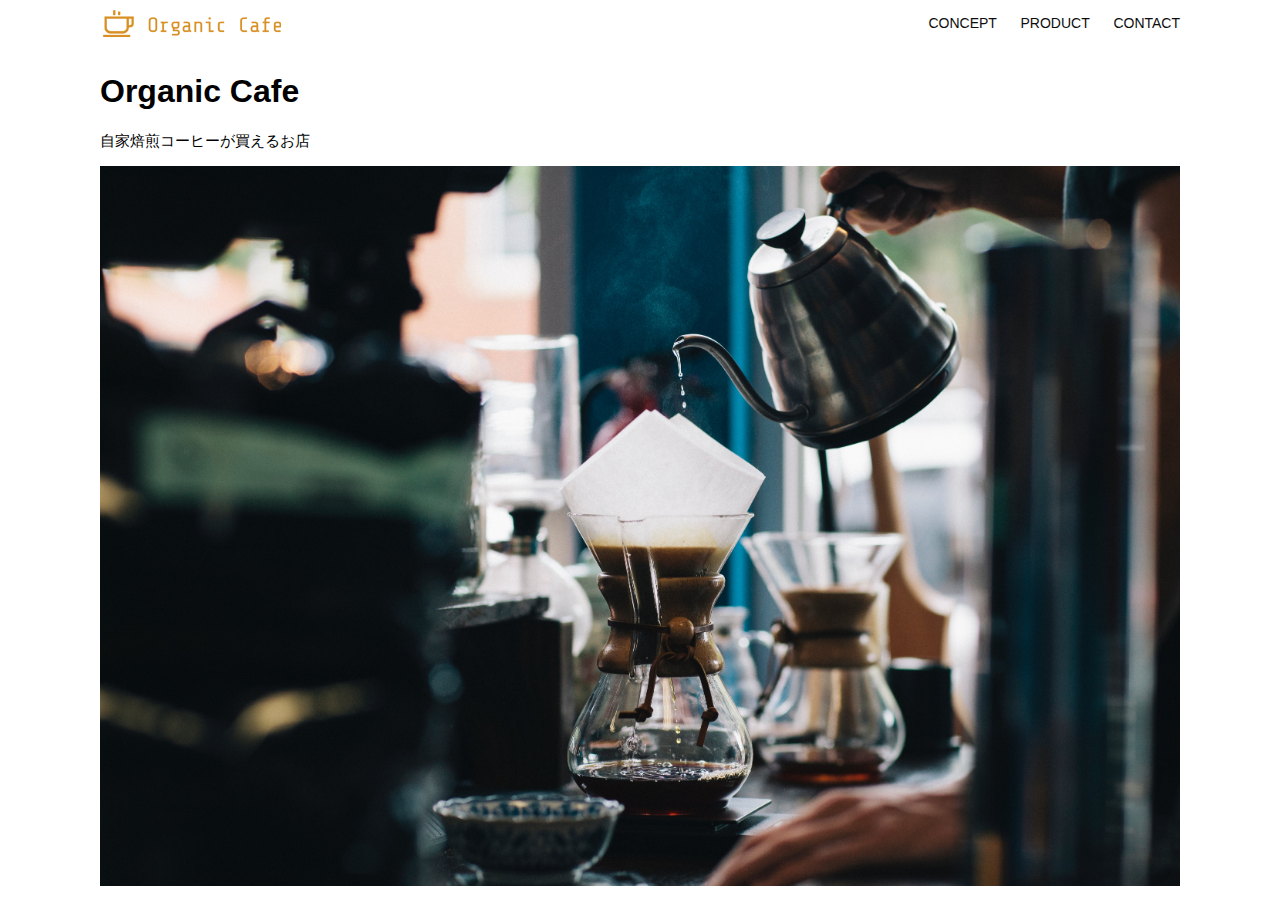
<file: kadai_013/index.html>
<!DOCTYPE html>
<html>
  <head>
    <title>Organic Cafe</title>
    <meta charset="UTF-8" />
    <meta
      name="description"
      content="自家焙煎のコーヒーがお家で楽しめるOrganic Cafe"
    />
    <meta name="viewport" content="width=device-width, initial-scale=1.0" />
    <link rel="stylesheet" href="style.css" />
  </head>
  <body>
    <!-- ヘッダー -->
    <header>
      <!-- ロゴ -->
      <a href="index.html" id="logo"
        ><img src="images/logo.png" alt="トップページに戻る"
      /></a>

      <!-- PC用ナビゲーション -->
      <nav id="nav-pc">
        <a href="index.html#concept">CONCEPT</a>
        <a href="index.html#product">PRODUCT</a>
        <a href="index.html#contact">CONTACT</a>
      </nav>
      <!-- スマホ用ナビゲーション -->
      <img id="menu-sp" src="images/button-menu.png" alt="ナビゲーションを開く" onclick="document.getElementById('nav-sp').style.display='block'">
      <nav id="nav-sp">
        <img id="close" src="images/button-close.png" alt="ナビゲーションを閉じる" onclick="document.getElementById('nav-sp').style.display='none'">
        <a id="logo-sp" href="index.html" onclick="document.getElementById('nav-sp').style.display='block'"><img src="images/logo-sp.png" alt="トップページに戻る"></a>
        <a class="menu" href="index.html#concept" onclick="document.getElementById('nav-sp').style.display='none'">CONCEPT</a>
        <a class="menu" href="index.html#product" onclick="document.getElementById('nav-sp').style.display='none'">PRODUCT</a>
        <a class="menu" href="index.html#contact" onclick="document.getElementById('nav-sp').style.display='none'">CONTACT</a>
      </nav>
    </header>
    <main>
      <article>
        <!-- メインビジュアル -->
        <section id="main-visual">
          <div id="main-message">
            <h1>Organic Cafe</h1>
            <p>自家焙煎コーヒーが買えるお店</p>
          </div>
          <img
            src="images/main-image.jpg"
            alt="コーヒーをハンドドリップで淹れる画像"
          />
        </section>
      </article>
    </main>
  </body>
</html>
</file>
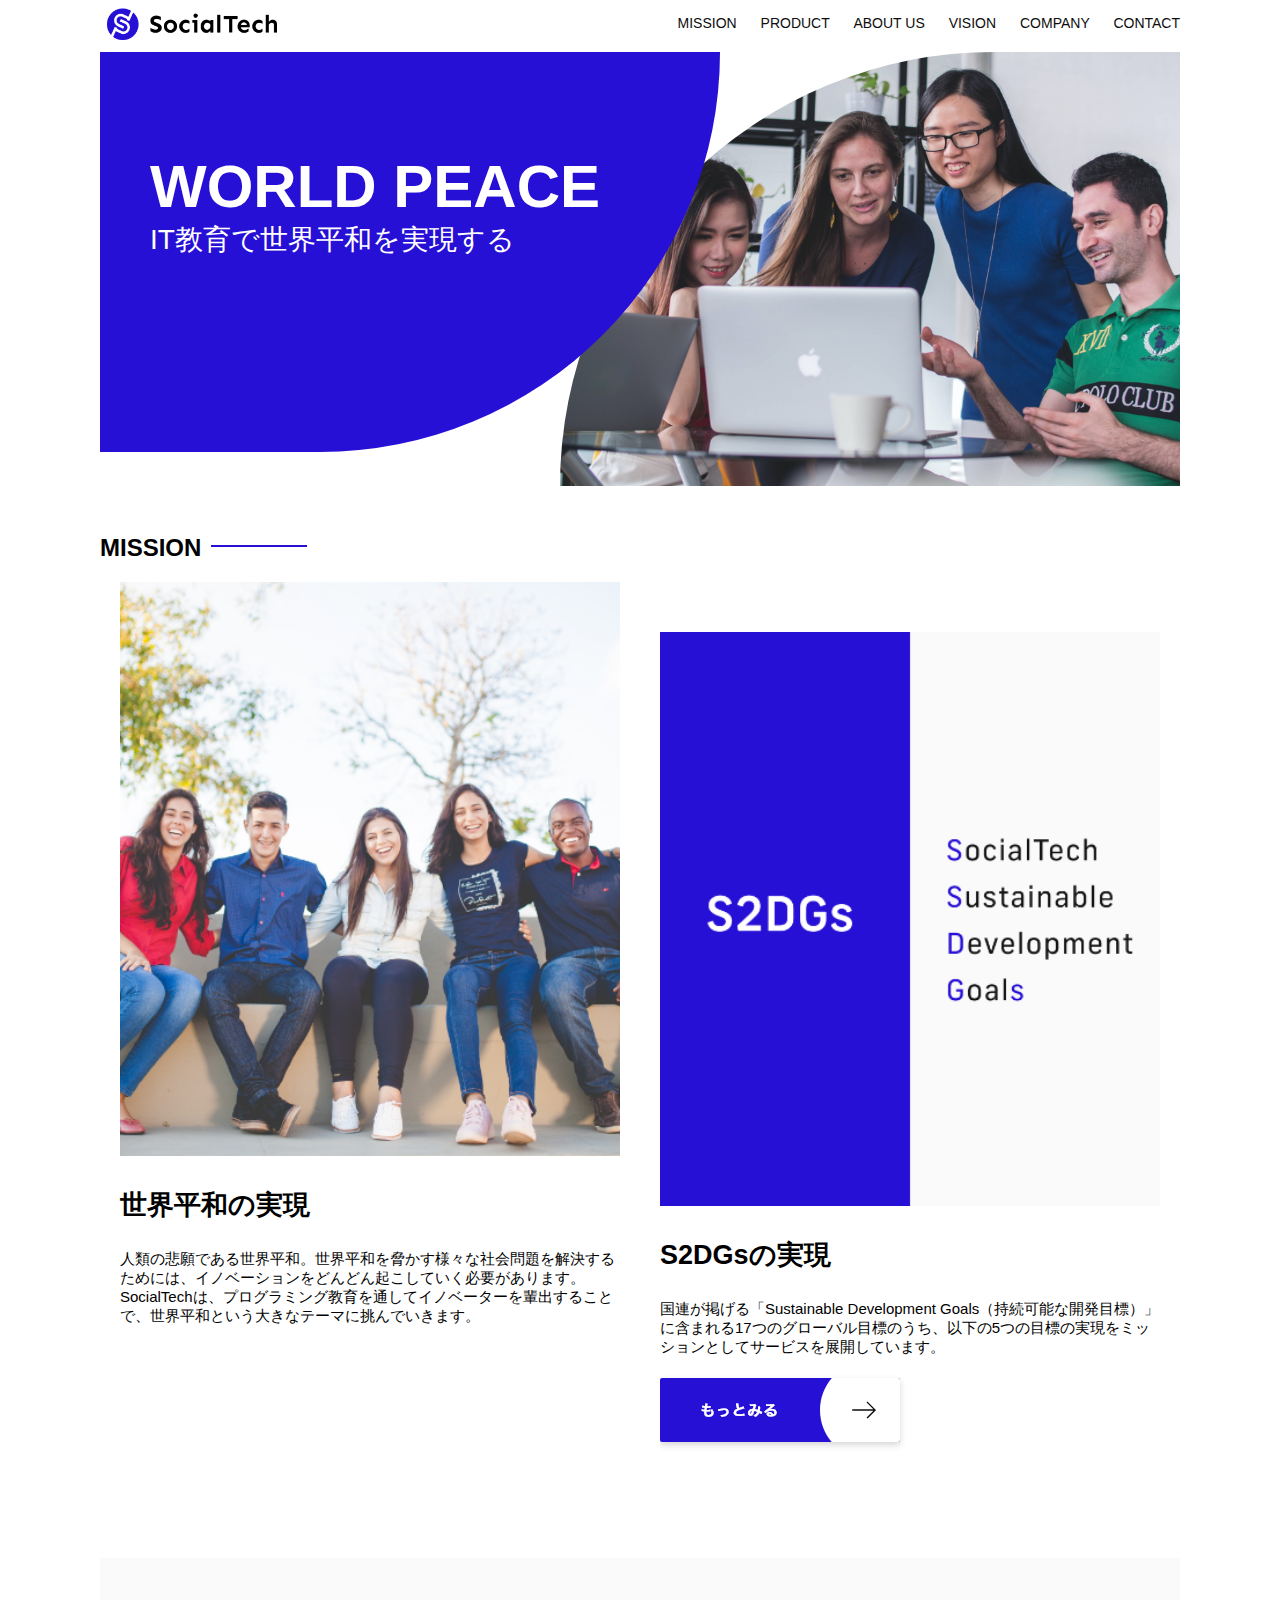
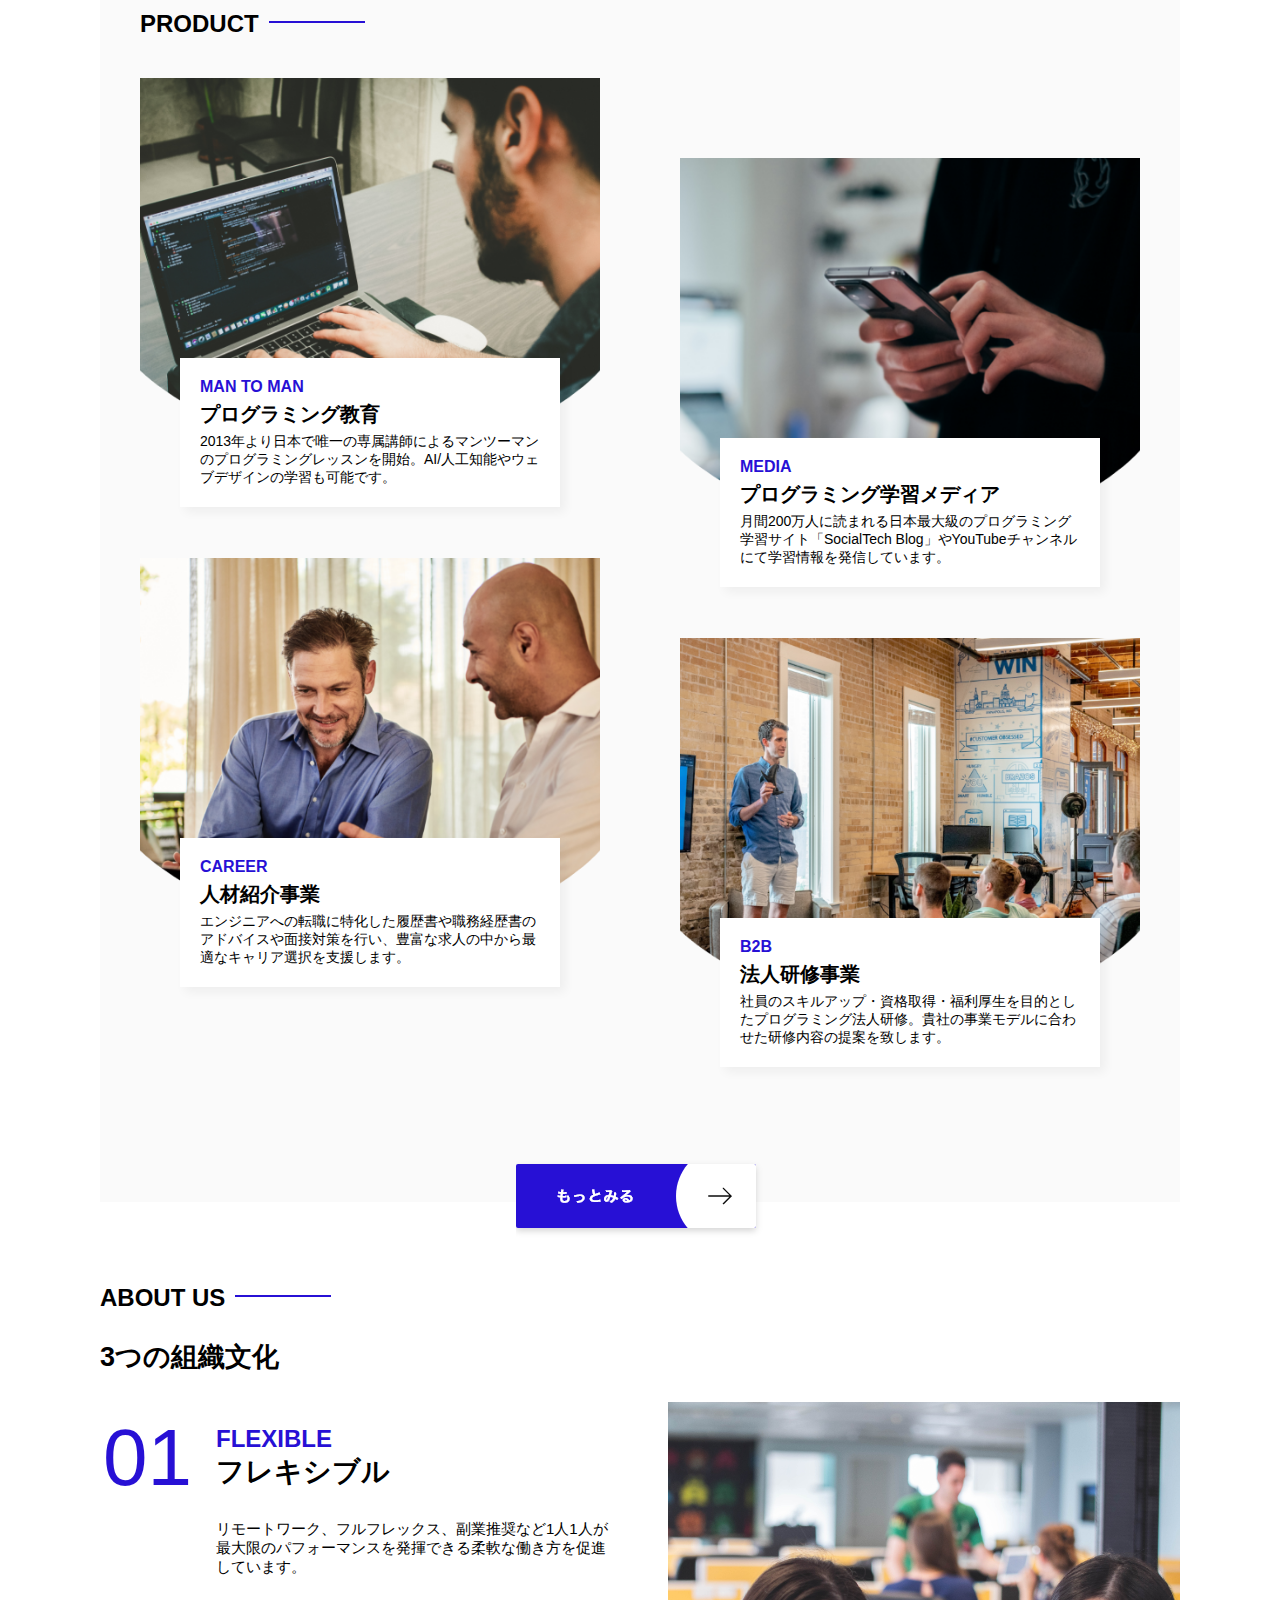
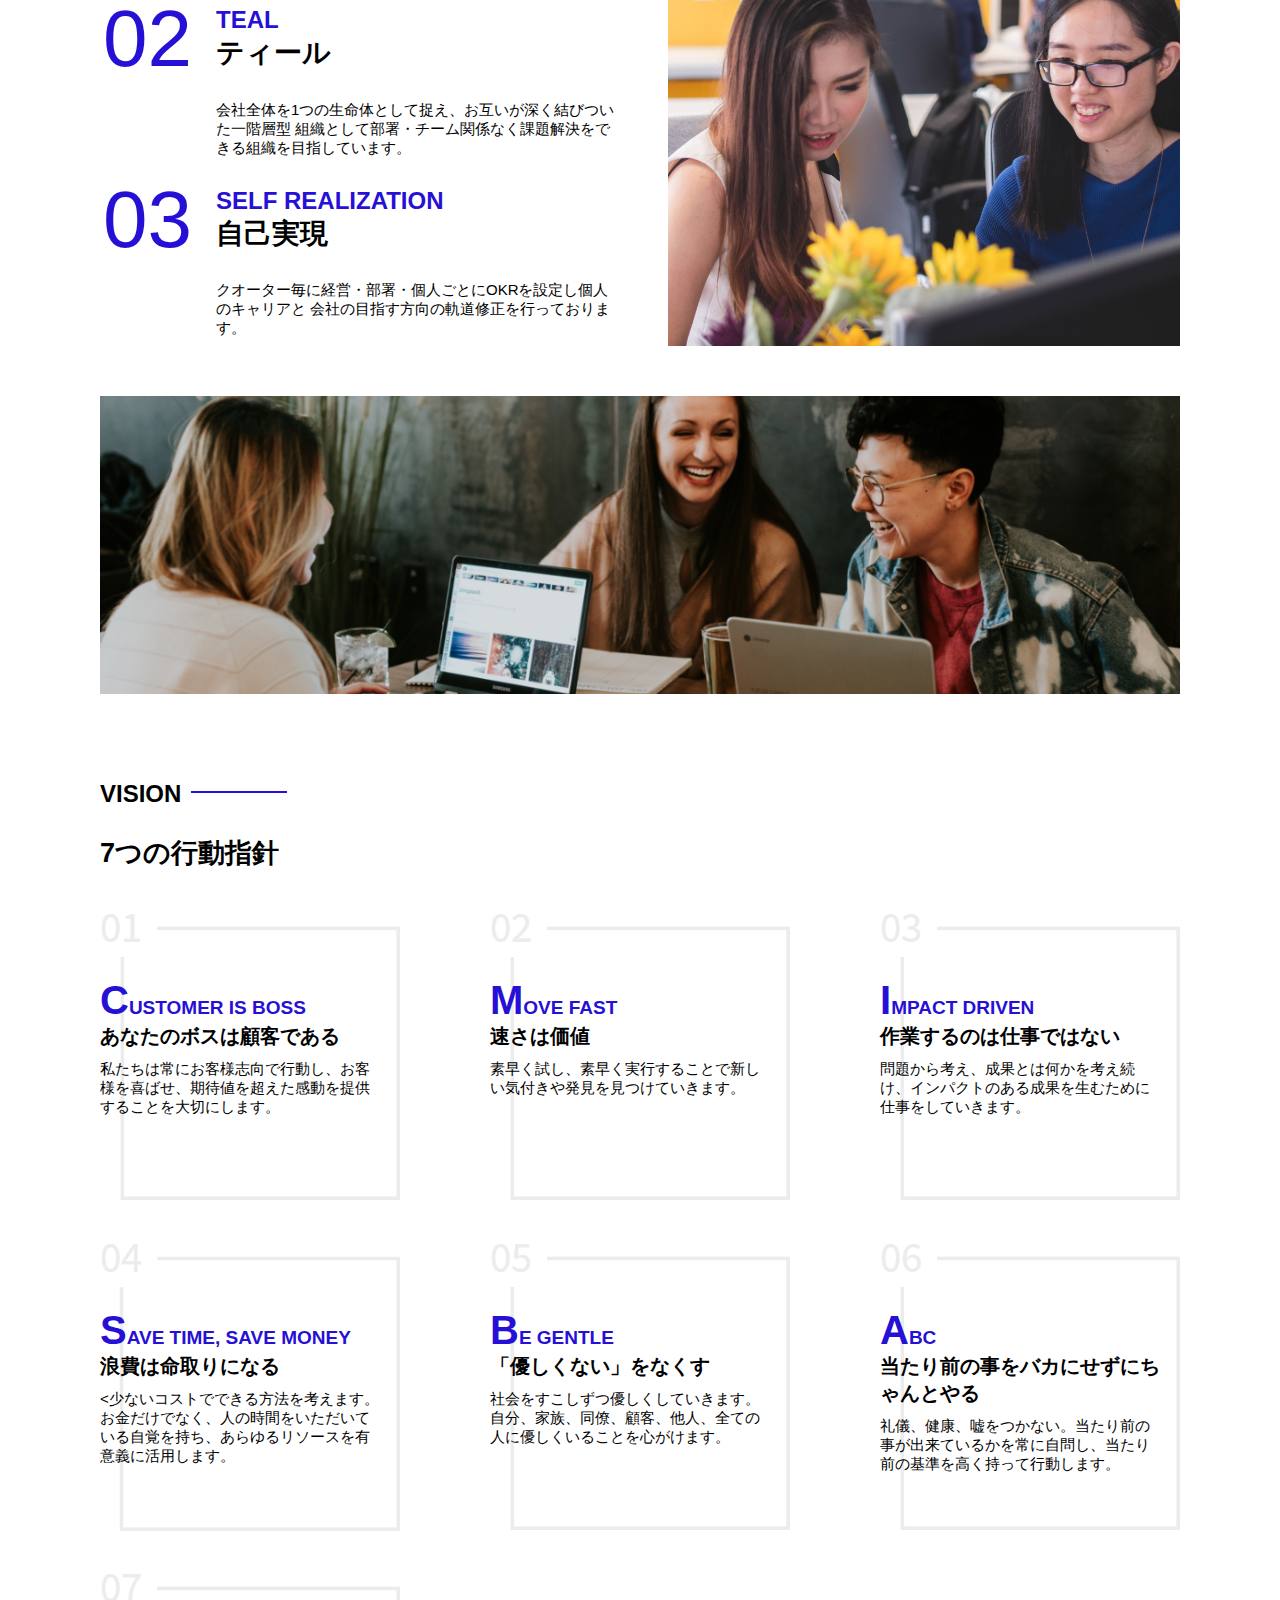
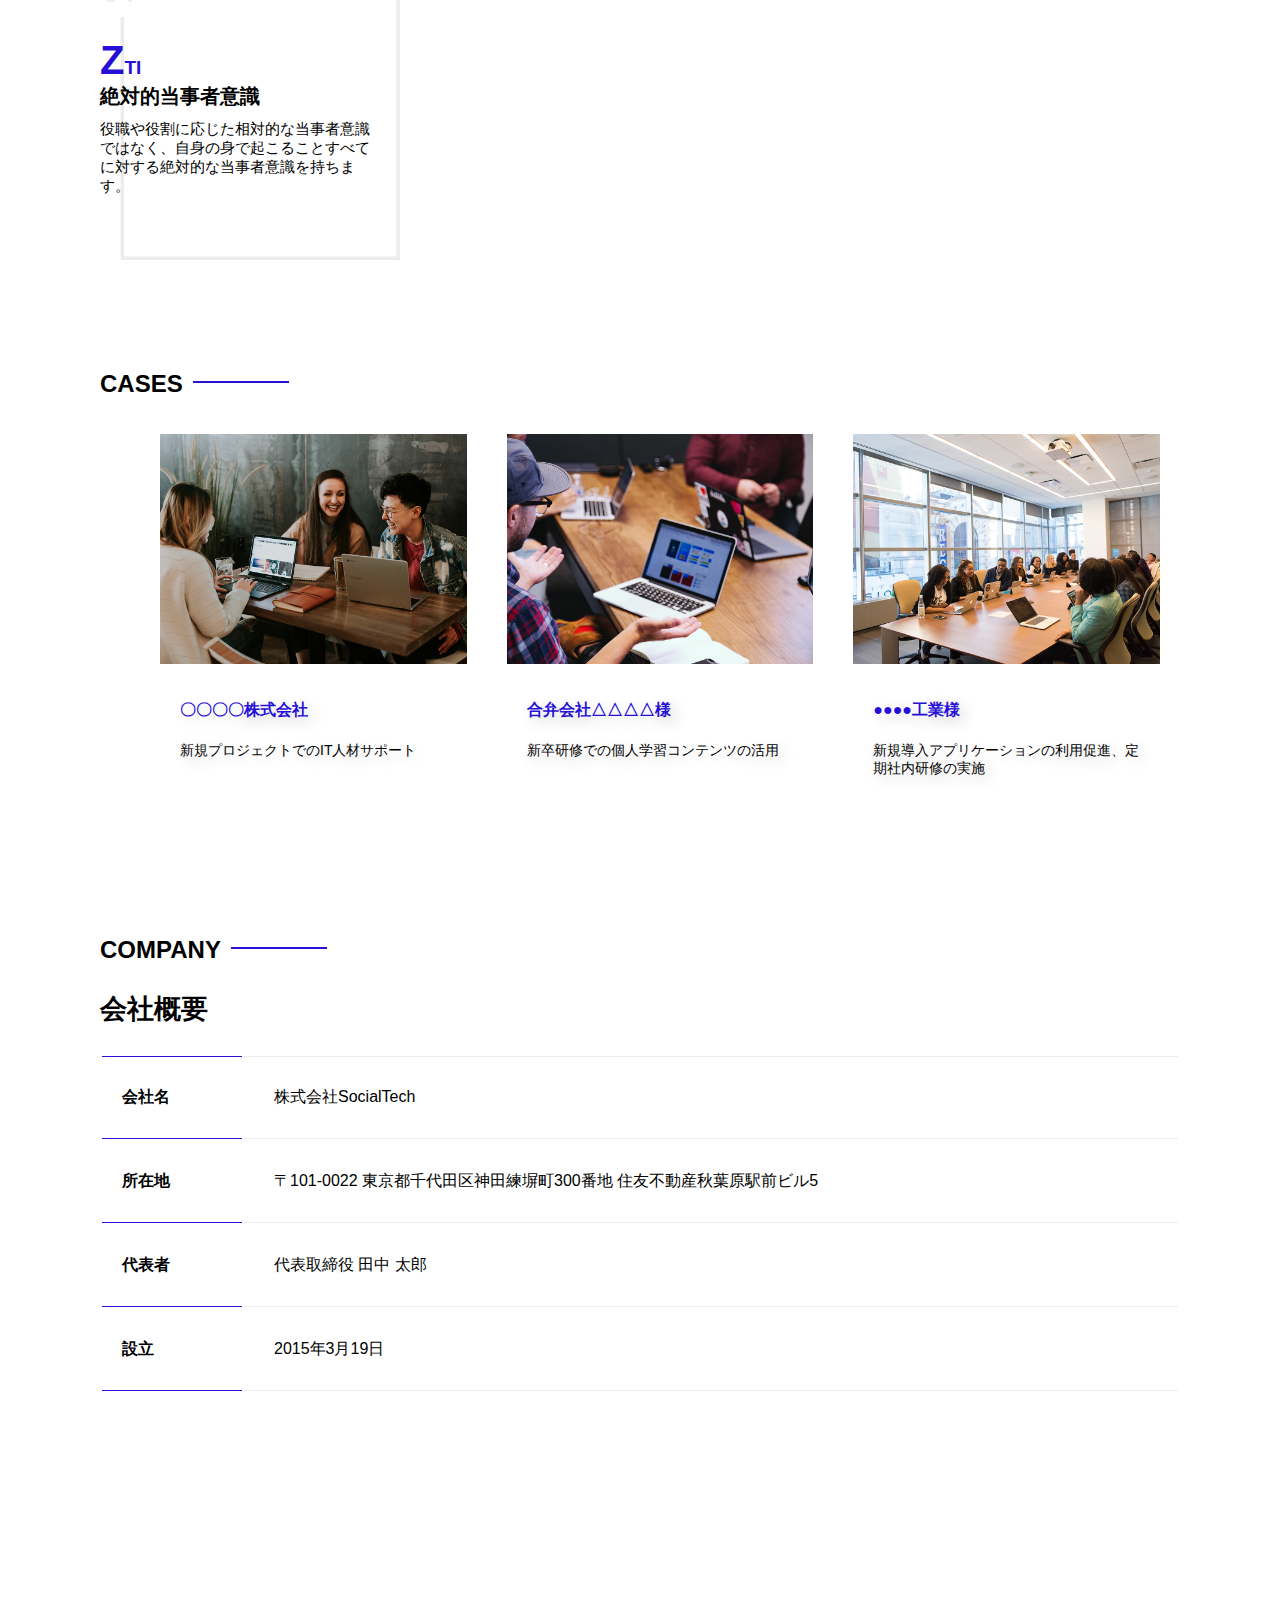
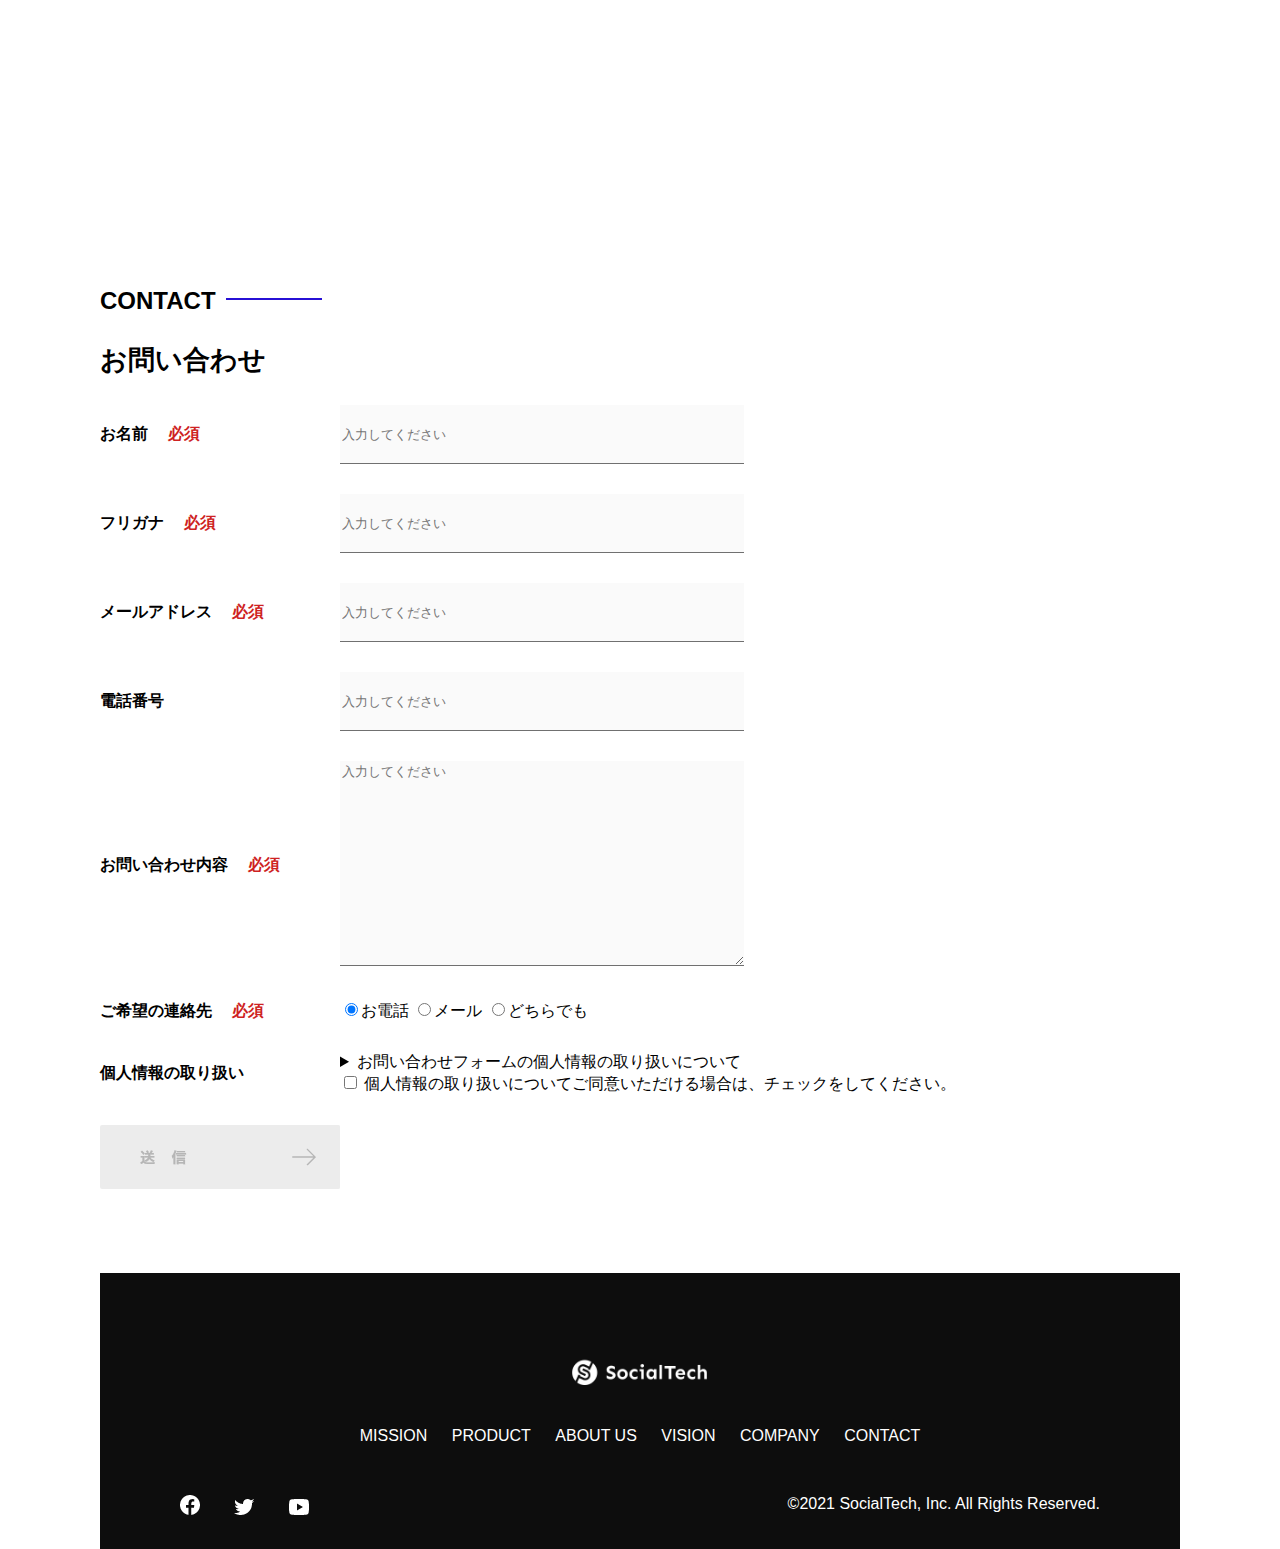
<file: kadai_tutorial_output/index.html>
<!DOCTYPE html>
<html>
<head>
    <title>SocialTech</title>
    <meta charset="UTF-8">
    <meta name="description" content="SocialTechはEdTech業界のリーディングカンパニーを目指します。">
    <meta name="viewport" content="width=device-width, initial-scale=1.0">
    <link rel="stylesheet" href="style.css">
</head>
<body>
    <!-- ヘッダー -->
    <header>
        <a href="index.html" id="logo"><img src="images/logo.png" alt="トップページに戻る"></a>

        <!-- PC用ナビゲーション -->
        <nav id="nav-pc">
            <a href="mission.html">MISSION</a>
            <a href="product.html">PRODUCT</a>
            <a href="index.html#aboutus">ABOUT US</a>
            <a href="index.html#vision">VISION</a>
            <a href="index.html#company">COMPANY</a>
            <a href="index.html#contact">CONTACT</a>
        </nav>
        <!-- スマホ用メニューボタン -->
        <img id="menu-sp" src="images/button-menu.png" alt="ナビゲーションを開く" onclick="document.getElementById('nav-sp').style.display = 'block'">
        <!-- スマホ用ナビゲーション -->
        <nav id="nav-sp">
            <img id="close" src="images/button-close.png" alt="ナビゲーションを閉じる" onclick="document.getElementById('nav-sp').style.display = 'none'">
            <a id="logo-sp" href="index.html" onclick="document.getElementById('nav-sp').style.display = 'none'"><img src="images/logo-sp.png" alt="トップページに戻る"></a>
            <a class="menu" href="mission.html" onclick="document.getElementById('nav-sp').style.display = 'none'">MISSION</a>
            <a class="menu" href="product.html" onclick="document.getElementById('nav-sp').style.display = 'none'">PRODUCT</a>
            <a class="menu" href="index.html#aboutus" onclick="document.getElementById('nav-sp').style.display = 'none'">ABOUT US</a>
            <a class="menu" href="index.html#vision" onclick="document.getElementById('nav-sp').style.display = 'none'">VISION</a>
            <a class="menu" href="index.html#company" onclick="document.getElementById('nav-sp').style.display = 'none'">COMPANY</a>
            <a class="menu" href="index.html#contact" onclick="document.getElementById('nav-sp').style.display = 'none'">CONTACT</a>
            <div id="sns">
                <a href="https://www.facebook.com/sejuku2013"><img src="images/button-facebook.png" alt="Facebookのリンク"></a>
                <a href="https://twitter.com/samuraijuku"><img src="images/button-twitter.png" alt="Twitterのリンク"></a>
                <a href="https://www.youtube.com/channel/UCCFOQO5aDK0xXam4cUQXT8g"><img src="images/button-youtube.png" alt="YouTubeのリンク"></a>
            </div>
        </nav>
    </header>
    <main>
        <article>
            <!-- メインビジュアル -->
            <section id="main-visual">
                <div id="main-message">
                    <h1>WORLD PEACE</h1>
                    <p>IT教育で世界平和を実現する</p>
                </div>
                <img src="images/index/index-main.png" alt="PCの周りに集まる多国籍の仲間たち">
            </section>
            <!--ミッション-->
            <section id="mission">
                <h2 class="index-h2">MISSION</h2>
                <div id="mission-flex">
                    <div>
                        <img id="mission-photo" src="images/index/index-mission.png" alt="屋外のベンチで写真を撮影する多国籍の仲間たち">
                        <h3>世界平和の実現</h3>
                        <p>
                            人類の悲願である世界平和。世界平和を脅かす様々な社会問題を解決するためには、イノベーションをどんどん起こしていく必要があります。SocialTechは、プログラミング教育を通してイノベーターを輩出することで、世界平和という大きなテーマに挑んでいきます。
                        </p>
                    </div>
                    <div>
                        <img id="s2dgs" src="images/index/s2dgs.png" alt="S2DGs">
                        <h3>S2DGsの実現</h3>
                        <p>国連が掲げる「Sustainable Development Goals（持続可能な開発目標）」に含まれる17つのグローバル目標のうち、以下の5つの目標の実現をミッションとしてサービスを展開しています。</p>
                        <a href="mission.html">
                            <img src="images/button-more.png" alt="もっとみる">
                        </a>
                    </div>
                </div>
            </section>

            <!-- プロダクト -->
            <section id="product">
                <h2 class="index-h2">PRODUCT</h2>
                <div>
                    <div id="product-left">
                    <div>
                        <img class="product-photo" src="images/index/index-mantoman.png" alt="PCでコードを書く男性">
                        <div class="product-explain">
                            <span>MAN TO MAN</span>
                            <h3>プログラミング教育</h3>
                        <p>2013年より日本で唯一の専属講師によるマンツーマンのプログラミングレッスンを開始。AI/人工知能やウェブデザインの学習も可能です。</p>
                    </div>
                </div>
                <div>
                    <img class="product-photo" src="images/index/index-career.png" alt="笑顔で話し合う2人の男性">
                    <div class="product-explain">
                        <span>CAREER</span>
                        <h3>人材紹介事業</h3>
                        <p>エンジニアへの転職に特化した履歴書や職務経歴書のアドバイスや面接対策を行い、豊富な求人の中から最適なキャリア選択を支援します。</p>
                    </div>
                </div>
            </div>
            <div id="product-right">
                <div>
                    <img class="product-photo" src="images/index/index-media.png" alt="スマートフォンを操作する人">
                    <div class="product-explain">
                        <span>MEDIA</span>
                        <h3>プログラミング学習メディア</h3>
                        <p>月間200万人に読まれる日本最大級のプログラミング学習サイト「SocialTech Blog」やYouTubeチャンネルにて学習情報を発信しています。</p>
                    </div>
                </div>
                <div>
                    <img class="product-photo" src="images/index/index-b2b.png" alt="講演中の男性とそれを聴く人々">
                    <div class="product-explain">
                        <span>B2B</span>
                        <h3>法人研修事業</h3>
                        <p>社員のスキルアップ・資格取得・福利厚生を目的としたプログラミング法人研修。貴社の事業モデルに合わせた研修内容の提案を致します。</p>
                    </div>
                </div>
            </div>
        </div>
        <div>
            <a id="product-more" href="product.html">
                <img src="images/button-more.png" alt="もっとみる">
            </a>
        </div>
    </section>
    <!-- ABOUT US -->
    <section id="aboutus">
        <h2 class="index-h2">ABOUT US</h2>
        <h3>3つの組織文化</h3>
        <div>
            <table class="culture-table">
                <tr>
                    <td>
                        <span class="culture-num">01</span>
                    </td>
                    <td>
                        <span class="culture-en">FLEXIBLE</span>
                        <span class="culture-jp">フレキシブル</span>
                    </td>
                </tr>
                <tr>
                    <td>
                        <!-- 空のセル -->
                    </td>
                    <td>
                        <p class="culture-description">
                            リモートワーク、フルフレックス、副業推奨など1人1人が最大限のパフォーマンスを発揮できる柔軟な働き方を促進しています。
                        </p>
                    </td>
                </tr>
                <tr>
                    <td>
                        <span class="culture-num">02</span>
                    </td>
                    <td>
                        <span class="culture-en">TEAL</span>
                        <span class="culture-jp">ティール</span>
                    </td>
                </tr>
                <tr>
                    <td>
                        <!-- 空のセル -->
                    </td>
                    <td>
                        <p class="culture-description">
                            会社全体を1つの生命体として捉え、お互いが深く結びついた一階層型
                            組織として部署・チーム関係なく課題解決をできる組織を目指しています。
                        </p>
                    </td>
                </tr>
                <tr>
                    <td>
                        <span class="culture-num">03</span>
                    </td>
                    <td>
                        <span class="culture-en">SELF REALIZATION</span>
                        <span class="culture-jp">自己実現</span>
                    </td>
                </tr>
                <tr>
                    <td>
                        <!-- 空のセル -->
                    </td>
                    <td>
                        <p class="culture-description">
                            クオーター毎に経営・部署・個人ごとにOKRを設定し個人のキャリアと
                            会社の目指す方向の軌道修正を行っております。
                        </p>
                    </td>
                </tr>
            </table>
            <img class="culture-img" src="images/index/index-aboutus1.png" alt="笑顔で話し合う2人の女性">
        </div>
        <img class="culture-img2" src="images/index/index-aboutus2.png" alt="笑顔で話し合う3人の男女">
    </section>
    <!-- VISION -->
    <section id="vision">
        <h2 class="index-h2">VISION</h2>
        <h3>7つの行動指針</h3>
        <div>
            <div class="vision-box">
                <img src="images/index/vision-01.png" alt="01">
                <span>
                    <h4>CUSTOMER IS BOSS</h4>
                    <h5>あなたのボスは顧客である</h5>
                    <p>私たちは常にお客様志向で行動し、お客様を喜ばせ、期待値を超えた感動を提供することを大切にします。</p>
                </span>
            </div>
            <div class="vision-box">
                <img src="images/index/vision-02.png" alt="02">
                <span>
                    <h4>MOVE FAST</h4>
                    <h5>速さは価値</h5>
                    <p>素早く試し、素早く実行することで新しい気付きや発見を見つけていきます。</p>
                </span>
            </div>
            <div class="vision-box">
                <img src="images/index/vision-03.png" alt="03">
                <span>
                    <h4>IMPACT DRIVEN</h4>
                    <h5>作業するのは仕事ではない</h5>
                    <p>問題から考え、成果とは何かを考え続け、インパクトのある成果を生むために仕事をしていきます。</p>
                </span>
            </div>
            <div class="vision-box">
                <img src="images/index/vision-04.png" alt="04">
                <span>
                    <h4>SAVE TIME, SAVE MONEY</h4>
                    <h5>浪費は命取りになる</h5>
                    <p><少ないコストでできる方法を考えます。お金だけでなく、人の時間をいただいている自覚を持ち、あらゆるリソースを有意義に活用します。</p>
                </span>
            </div>
            <div class="vision-box">
                <img src="images/index/vision-05.png" alt="05">
                <span>
                    <h4>BE GENTLE</h4>
                    <h5>「優しくない」をなくす</h5>
                    <p>社会をすこしずつ優しくしていきます。自分、家族、同僚、顧客、他人、全ての人に優しくいることを心がけます。</p>
                </span>
            </div>
            <div class="vision-box">
                <img src="images/index/vision-06.png" alt="06">
                <span>
                    <h4>ABC</h4>
                    <h5>当たり前の事をバカにせずにちゃんとやる</h5>
                    <p>礼儀、健康、嘘をつかない。当たり前の事が出来ているかを常に自問し、当たり前の基準を高く持って行動します。</p>
                </span>
            </div>
            <div class="vision-box">
                <img src="images/index/vision-07.png" alt="07">
                <span>
                    <h4>ZTI</h4>
                    <h5>絶対的当事者意識</h5>
                    <p>役職や役割に応じた相対的な当事者意識ではなく、自身の身で起こることすべてに対する絶対的な当事者意識を持ちます。</p>
                </span>
            </div>
        </div>
    </section>
    <!-- CASES -->
    <section id="cases">
        <h2 class="index-h2">CASES</h2>
        <ul>
            <li class="case-card">
                <img class="case-img" src="images/index/case-1.png" alt="仲良く語り合う3人">
                <div class="case-info">
                    <h4 class="case-name">〇〇〇〇株式会社</h4>
                    <p class="case-content">新規プロジェクトでのIT人材サポート</p>
                </div>
            </li>
            <li class="case-card">
                <img class="case-img" src="images/index/case-2.png" alt="PCでコンテンツを見る">
                <div class="case-info">
                    <h4 class="case-name">合弁会社△△△△様</h4>
                    <p class="case-content">新卒研修での個人学習コンテンツの活用</p>
                </div>
            </li>
            <li class="case-card">
                <img class="case-img" src="images/index/case-3.png" alt="社内研修中の会議室">
                <div class="case-info">
                    <h4 class="case-name">●●●●工業様</h4>
                    <p class="case-content">新規導入アプリケーションの利用促進、定期社内研修の実施</p>
                </div>
            </li>
        </ul>
    </section>

    <!-- COMPANY -->
    <section id="company">
        <h2 class="index-h2">COMPANY</h2>
        <h3>会社概要</h3>
        <table id="company-table">
            <tr>
                <th class="tableheader-first">会社名</th>
                <td class="cell-first">株式会社SocialTech</td>
            </tr>
            <tr>
                <th class="tableheader">所在地</th>
                <td class="cell">〒101-0022 東京都千代田区神田練塀町300番地 住友不動産秋葉原駅前ビル5</td>
            </tr>
            <tr>
                <th class="tableheader">代表者</th>
                <td class="cell">代表取締役 田中 太郎</td>
            </tr>
            <tr>
                <th class="tableheader">設立</th>
                <td class="cell">2015年3月19日</td>
            </tr>
        </table>
        <iframe src="https://www.google.com/maps/embed?pb=!1m18!1m12!1m3!1d3240.0686781123118!2d139.7720776748961!3d35.69992752894825!2m3!1f0!2f0!3f0!3m2!1i1024!2i768!4f13.1!3m3!1m2!1s0x60188fee13660e23%3A0x77137876edf742ac!2z5L2P5Y-L5LiN5YuV55Sj56eL6JGJ5Y6f6aeF5YmN44OT44Or!5e0!3m2!1sja!2sjp!4v1717411847874!5m2!1sja!2sjp"
        style="border:0;" allowfullscreen="" loading="lazy"></iframe>
    </section>
    <!-- お問い合わせフォーム -->
    <section id="contact">
        <h2 class="index-h2">CONTACT</h2>
        <h3>お問い合わせ</h3>
        <form>
            <div>
                <div class="contact-heading">
                    <label class="contact-label">お名前<span class="contact-span">必須</span></label>
                </div>
                <div>
                    <input type="text" name="name" placeholder="入力してください" class="contact-textbox">
                </div>
            </div>
            <div>
                <div class="contact-heading">
                    <label class="contact-label">フリガナ<span class="contact-span">必須</span></label>
                </div>
                <div>
                    <input type="text" name="hurigana" placeholder="入力してください" class="contact-textbox">
                </div>
            </div>
            <div>
                <div class="contact-heading">
                    <label class="contact-label">メールアドレス<span class="contact-span">必須</span></label>
                </div>
                <div>
                    <input type="text" name="email" placeholder="入力してください" class="contact-textbox">
                </div>
            </div>
            <div>
                <div class="contact-heading">
                    <label class="contact-label">電話番号</label>
                </div>
                <div>
                    <input type="text" name="tel" placeholder="入力してください" class="contact-textbox">
                </div>
            </div>
            <div>
                <div class="contact-heading">
                    <label class="contact-label">お問い合わせ内容<span class="contact-span">必須</span></label>
                    </div>
                    <div>
                        <textarea class="contact-textarea" placeholder="入力してください" name="message"></textarea>
                    </div>
            </div>
            <div>
                <div class="contact-heading">
                    <label class="contact-label">ご希望の連絡先<span class="contact-span">必須</span></label>
                </div>
                <div>
                    <input class="radiobutton" type="radio" value="tel" name="contact" checked><label>お電話</label>
                    <input class="radiobutton" type="radio" value="mail" name="contact"><label>メール</label>
                    <input class="radiobutton" type="radio" value="both" name="contact"><label>どちらでも</label>
                </div>
            </div>
            <div>
                <div class="contact-heading">
                    <label class="contact-label">個人情報の取り扱い</label>
                </div>
                <div>
                    <details>
                    <summary>お問い合わせフォームの個人情報の取り扱いについて</summary>
                    <div>
                        <span>１．組織の名称又は氏名</span><br>
                        株式会社SocialTech<br><br>
                        <span>２．個人情報保護管理者（若しくはその代理人）の氏名又は職名、所属及び連絡先
                        鈴木 一郎 コーポレート部</span><br>
                        メールアドレス：samurai@example.com<br>
                        TEL：03-1234-5678<br>
                        <span>３．個人情報の利用目的</span><br>
                        ・本サービス及び本サービスに関連する情報の提供又はそれらに関する連絡のため<br>
                        ・ユーザーの本人確認のため<br>
                        ・当社サービスのご案内のため<br>
                        ・当社の商品等の広告または宣伝（電子メールによるものを含むものとします。）<br><br>
                        <span>４．個人情報の取り扱い業務の委託</span><br>
                        個人情報の取扱業務の全部または一部を外部に業務委託する場合があります。<br>
                        その際、弊社は、個人情報を適切に保護できる管理体制を敷き実行していることを条件として<br>
                        委託先を厳選したうえで、機密保持契約を委託先と締結し、お客様の個人情報を厳密に管理させます。<br><br>
                        <span>５．個人情報の開示等の請求</span><br>
                        お客様は、弊社に対してご自身の個人情報の開示等（利用目的の通知、開示、内容の訂正・追加・削除、利用の停止または消去、第三者への提供の停止）に関して、当社問合わせ窓口に申し出ることができます。<br>
                        その際、弊社はお客様ご本人を確認させていただいたうえで、合理的な期間内に対応いたします。<br><br>
                        なお、個人情報に関する弊社問合わせ先は、次の通りです。<br><br>
                        株式会社SocialTech　個人情報問合せ窓口<br>
                        〒101-0022 東京都千代田区神田練塀町300番地 住友不動産秋葉原駅前ビル5F<br>
                        メールアドレス：samurai@example.com　TEL：03-1234-5678<br><br>
                        <span>６．個人情報を提供されることの任意性について</span><br><br>
                        お客様がご自身の個人情報を弊社に提供されるか否かは、お客様のご判断によりますが、もしご提供されない場合には、適切なサービスが提供できない場合がありますので予めご了承ください。
                    </div>
                </details>
                <input type="checkbox" name="agree">
                <span>個人情報の取り扱いについてご同意いただける場合は、チェックをしてください。</span>
                </div>
            </div>
            <input type="image" src="images/button-submit.png" alt="送信する">
        </form>
    </section>
</article>
<footer>
    <div id="footer-logo">
        <img src="images/logo-sp.png" alt="SosialTech">
    </div>
    <div id="footer-link">
        <a href="mission.html">MISSION</a>
        <a href="product.html">PRODUCT</a>
        <a href="index.html#aboutus">ABOUT US</a>
        <a href="index.html#vision">VISION</a>
        <a href="index.html#company">COMPANY</a>
        <a href="index.html#contact">CONTACT</a>
    </div>
    <div id="sns-footer">
        <a href="https://www.facebook.com/sejuku2013"><img src="images/button-facebook.png" alt="Facebookのリンク"></a>
        <a href="https://twitter.com/samuraijuku"><img src="images/button-twitter.png" alt="Twitterのリンク"></a>
        <a href="https://www.youtube.com/channel/UCCFOQO5aDK0xXam4cUQXT8g"><img src="images/button-youtube.png" alt="YouTubeのリンク"></a>
    <span id="copyright">&copy;2021 SocialTech, Inc. All Rights Reserved.</span>
    </div>
</footer>
</main>
</body>
</html>
</file>
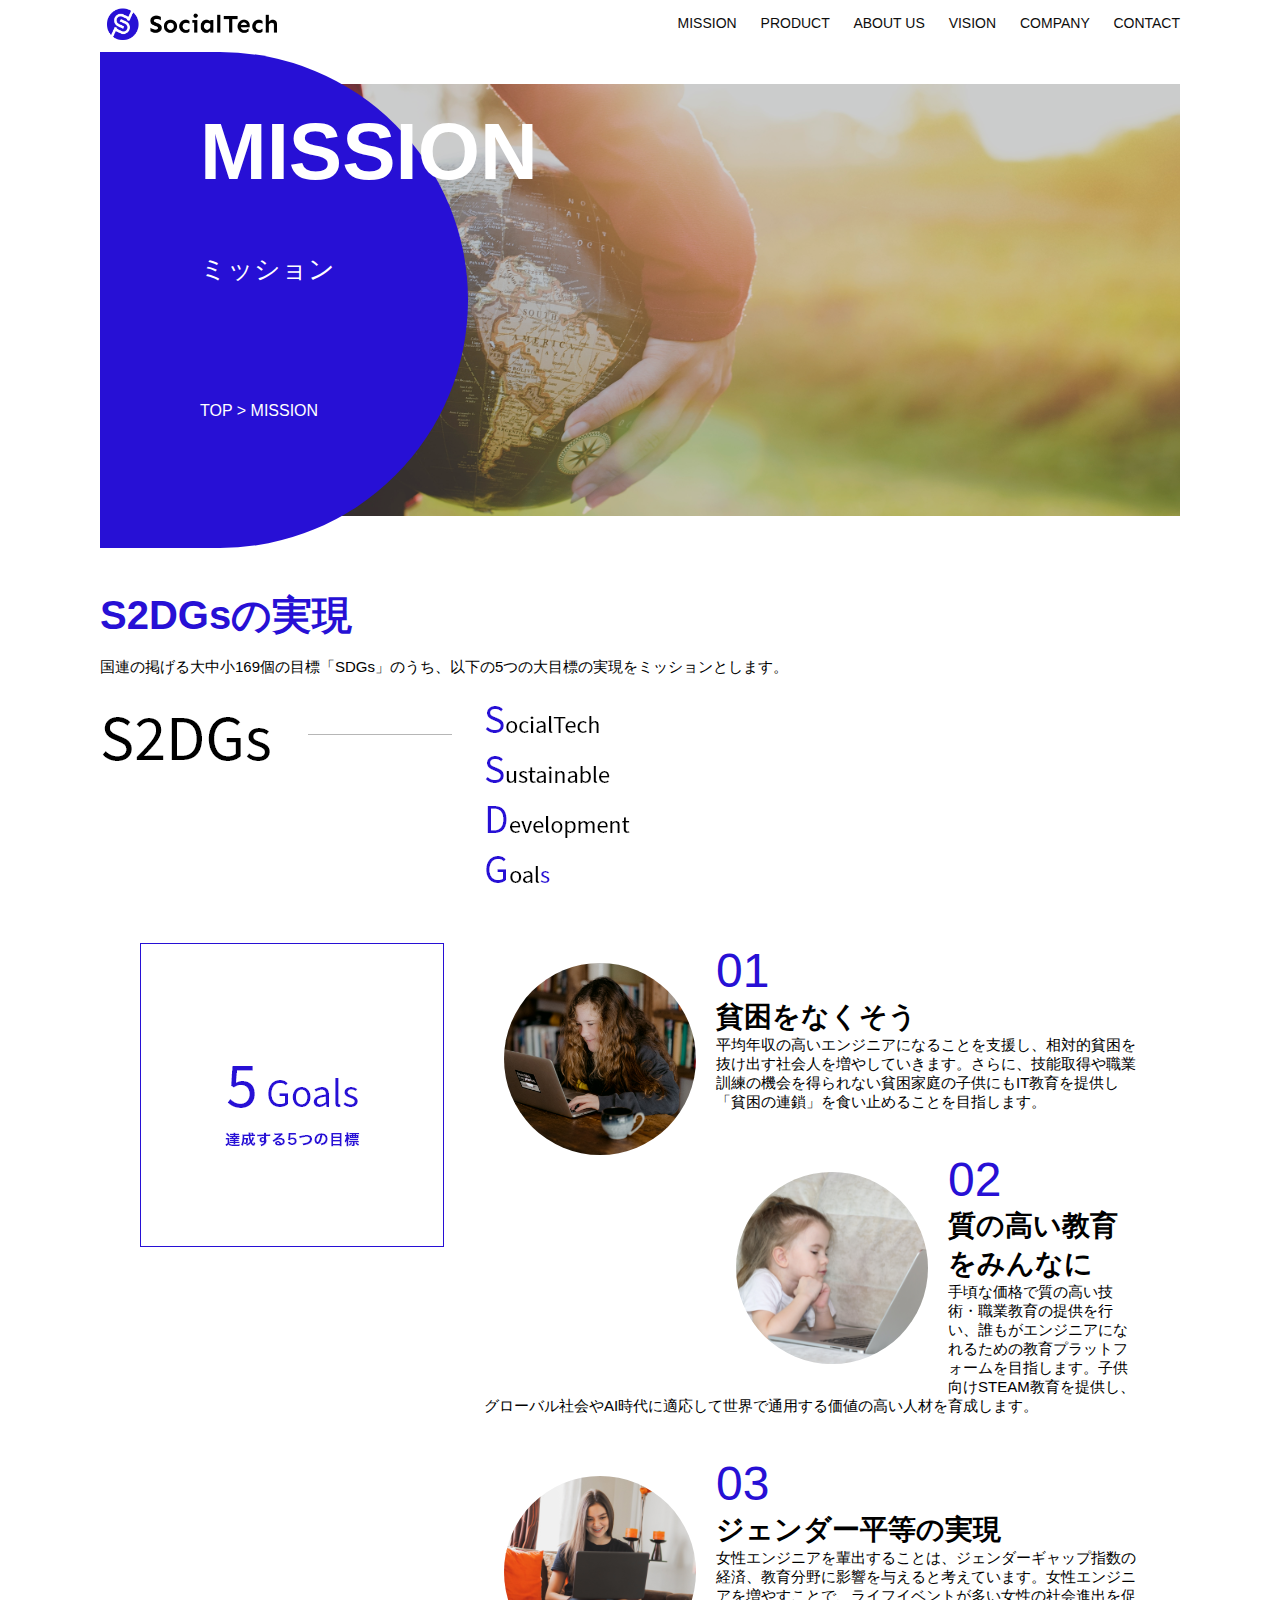
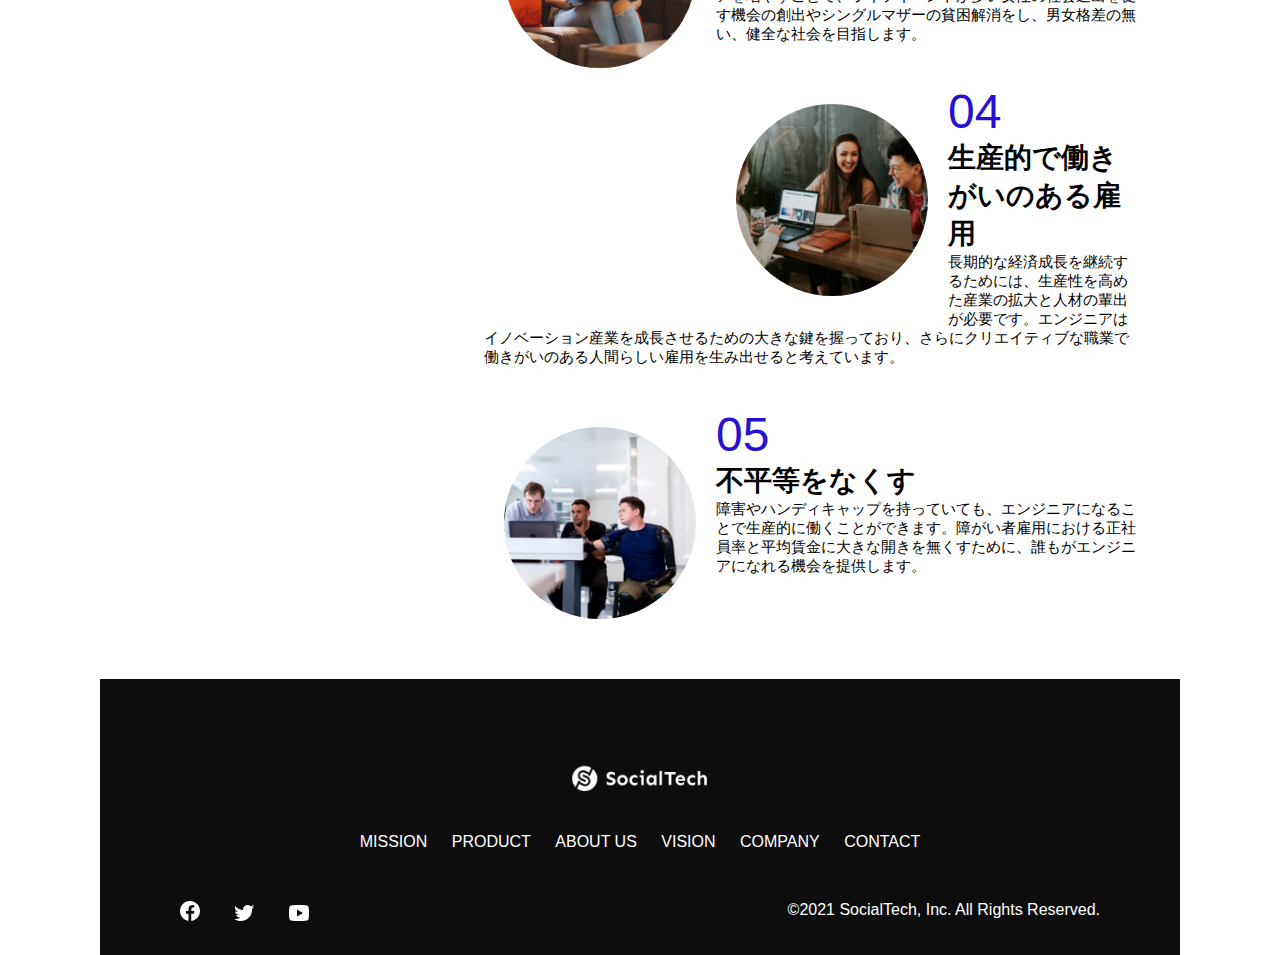
<file: kadai_tutorial_output/mission.html>
<!DOCTYPE html>
<html>
<head>
    <meta charset="UTF-8">
    <meta name="description" content="SocialTechが目指す5つの目標（S2DGs）を紹介します">
    <meta name="viewport" content="width=device-width, initial-scale=1.0">
    <link rel="stylesheet" href="style.css">
    <title>SocialTech - MISSION ミッション -</title>
</head>
<body>
<!-- ヘッダー -->
<header>
    <a href="index.html" id="logo"><img src="images/logo.png" alt="トップページに戻る"></a>

    <!-- PC用ナビゲーション -->
    <nav id="nav-pc">
        <a href="mission.html">MISSION</a>
        <a href="product.html">PRODUCT</a>
        <a href="index.html#aboutus">ABOUT US</a>
        <a href="index.html#vision">VISION</a>
        <a href="index.html#company">COMPANY</a>
        <a href="index.html#contact">CONTACT</a>
    </nav>

    <!-- スマホ用メニューボタン -->
    <img id="menu-sp" src="images/button-menu.png" alt="ナビゲーションを開く" onclick="document.getElementById('nav-sp').style.display = 'block'">

    <!-- スマホ用ナビゲーション -->
    <nav id="nav-sp">
        <img id="close" src="images/button-close.png" alt="ナビゲーションを閉じる" onclick="document.getElementById('nav-sp').style.display = 'none'">
        <a id="logo-sp" href="index.html" onclick="document.getElementById('nav-sp').style.display = 'none'"><img src="images/logo-sp.png" alt="トップページに戻る"></a>
        <a class="menu" href="mission.html" onclick="document.getElementById('nav-sp').style.display = 'none'">MISSION</a>
        <a class="menu" href="product.html" onclick="document.getElementById('nav-sp').style.display = 'none'">PRODUCT</a>
        <a class="menu" href="index.html#aboutus" onclick="document.getElementById('nav-sp').style.display = 'none'">ABOUT US</a>
        <a class="menu" href="index.html#vision" onclick="document.getElementById('nav-sp').style.display = 'none'">VISION</a>
        <a class="menu" href="index.html#company" onclick="document.getElementById('nav-sp').style.display = 'none'">COMPANY</a>
        <a class="menu" href="index.html#contact" onclick="document.getElementById('nav-sp').style.display = 'none'">CONTACT</a>
        <div id="sns">
            <a href="https://www.facebook.com/sejuku2013"><img src="images/button-facebook.png" alt="Facebookのリンク"></a>
            <a href="https://twitter.com/samuraijuku"><img src="images/button-twitter.png" alt="Twitterのリンク"></a>
            <a href="https://www.youtube.com/channel/UCCFOQO5aDK0xXam4cUQXT8g"><img src="images/button-youtube.png" alt="YouTubeのリンク"></a>
        </div>
    </nav>
</header>

<main>
    <article>
        <section id="mission-main">
            <div id="mission-title">
                <h1>MISSION</h1>
                <span>ミッション</span>
                <div>TOP > MISSION</div>
            </div>
        </section>

        <!-- S2DGｓ -->
        <section>
            <h2 class="mission-h2">S2DGsの実現</h2>
            <p>国連の掲げる大中小169個の目標「SDGs」のうち、以下の5つの大目標の実現をミッションとします。</p>
            <img src="images/mission/mission-s2dgs.png" alt="S2DGs">
        </section>

        <!-- 5Goals -->
        <section id="mission-5goals">
            <div>
                <img id="s2dgs-image" src="images/mission/mission-5goals.png" alt="5goals">
            </div>
            <div>
                <div>
                    <img class="fivegoals-image-left" src="images/mission/mission-5goals01.png" alt="PCを操作する女の子">
                    <span class="fivegoals-number">01</span>
                    <h3 class="fivegoals-h3">貧困をなくそう</h3>
                    <p class="fivegoals-p">
                        平均年収の高いエンジニアになることを支援し、相対的貧困を抜け出す社会人を増やしていきます。さらに、技能取得や職業訓練の機会を得られない貧困家庭の子供にもIT教育を提供し「貧困の連鎖」を食い止めることを目指します。
                    </p>
                </div>

                <div>
                    <img class="fivegoals-image-left" src="images/mission/mission-5goals02.png" alt="PCを見つめる小さい女の子">
                    <span class="fivegoals-number">02</span>
                    <h3 class="fivegoals-h3">質の高い教育をみんなに</h3>
                    <p class="fivegoals-p">
                        手頃な価格で質の高い技術・職業教育の提供を行い、誰もがエンジニアになれるための教育プラットフォームを目指します。子供向けSTEAM教育を提供し、グローバル社会やAI時代に適応して世界で通用する価値の高い人材を育成します。
                    </p>
                </div>

                <div>
                    <img class="fivegoals-image-left" src="images/mission/mission-5goals03.png" alt="PCを操作する女性">
                    <span class="fivegoals-number">03</span>
                    <h3 class="fivegoals-h3">ジェンダー平等の実現</h3>
                    <p class="fivegoals-p">
                        女性エンジニアを輩出することは、ジェンダーギャップ指数の経済、教育分野に影響を与えると考えています。女性エンジニアを増やすことで、ライフイベントが多い女性の社会進出を促す機会の創出やシングルマザーの貧困解消をし、男女格差の無い、健全な社会を目指します。
                    </p>
                </div>

                <div>
                    <img class="fivegoals-image-left" src="images/mission/mission-5goals04.png" alt="笑顔で話し合う3人の男女">
                    <span class="fivegoals-number">04</span>
                    <h3 class="fivegoals-h3">生産的で働きがいのある雇用</h3>
                    <p class="fivegoals-p">
                        長期的な経済成長を継続するためには、生産性を高めた産業の拡大と人材の輩出が必要です。エンジニアはイノベーション産業を成長させるための大きな鍵を握っており、さらにクリエイティブな職業で働きがいのある人間らしい雇用を生み出せると考えています。
                    </p>
                </div>

                <div>
                    <img class="fivegoals-image-left" src="images/mission/mission-5goals05.png" alt="障害を持つ男性が生き生きと働く様子">
                    <span class="fivegoals-number">05</span>
                    <h3 class="fivegoals-h3">不平等をなくす</h3>
                    <p class="fivegoals-p">
                        障害やハンディキャップを持っていても、エンジニアになることで生産的に働くことができます。障がい者雇用における正社員率と平均賃金に大きな開きを無くすために、誰もがエンジニアになれる機会を提供します。
                    </p>
                    </p>
                </div>
            </div>
        </section>
    </article>
</main>
<!-- フッター -->
<footer>
    <div id="footer-logo">
        <img src="images/logo-sp.png" alt="SosialTech">
    </div>
    <div id="footer-link">
        <a href="mission.html">MISSION</a>
        <a href="product.html">PRODUCT</a>
        <a href="index.html#aboutus">ABOUT US</a>
        <a href="index.html#vision">VISION</a>
        <a href="index.html#company">COMPANY</a>
        <a href="index.html#contact">CONTACT</a>
    </div>
    <div id="sns-footer">
        <a href="https://www.facebook.com/sejuku2013"><img src="images/button-facebook.png" alt="Facebookのリンク"></a>
        <a href="https://twitter.com/samuraijuku"><img src="images/button-twitter.png" alt="Twitterのリンク"></a>
        <a href="https://www.youtube.com/channel/UCCFOQO5aDK0xXam4cUQXT8g"><img src="images/button-youtube.png" alt="YouTubeのリンク"></a>
    <span id="copyright">&copy;2021 SocialTech, Inc. All Rights Reserved.</span>
    </div>
</footer>
</body>
</html>
</file>
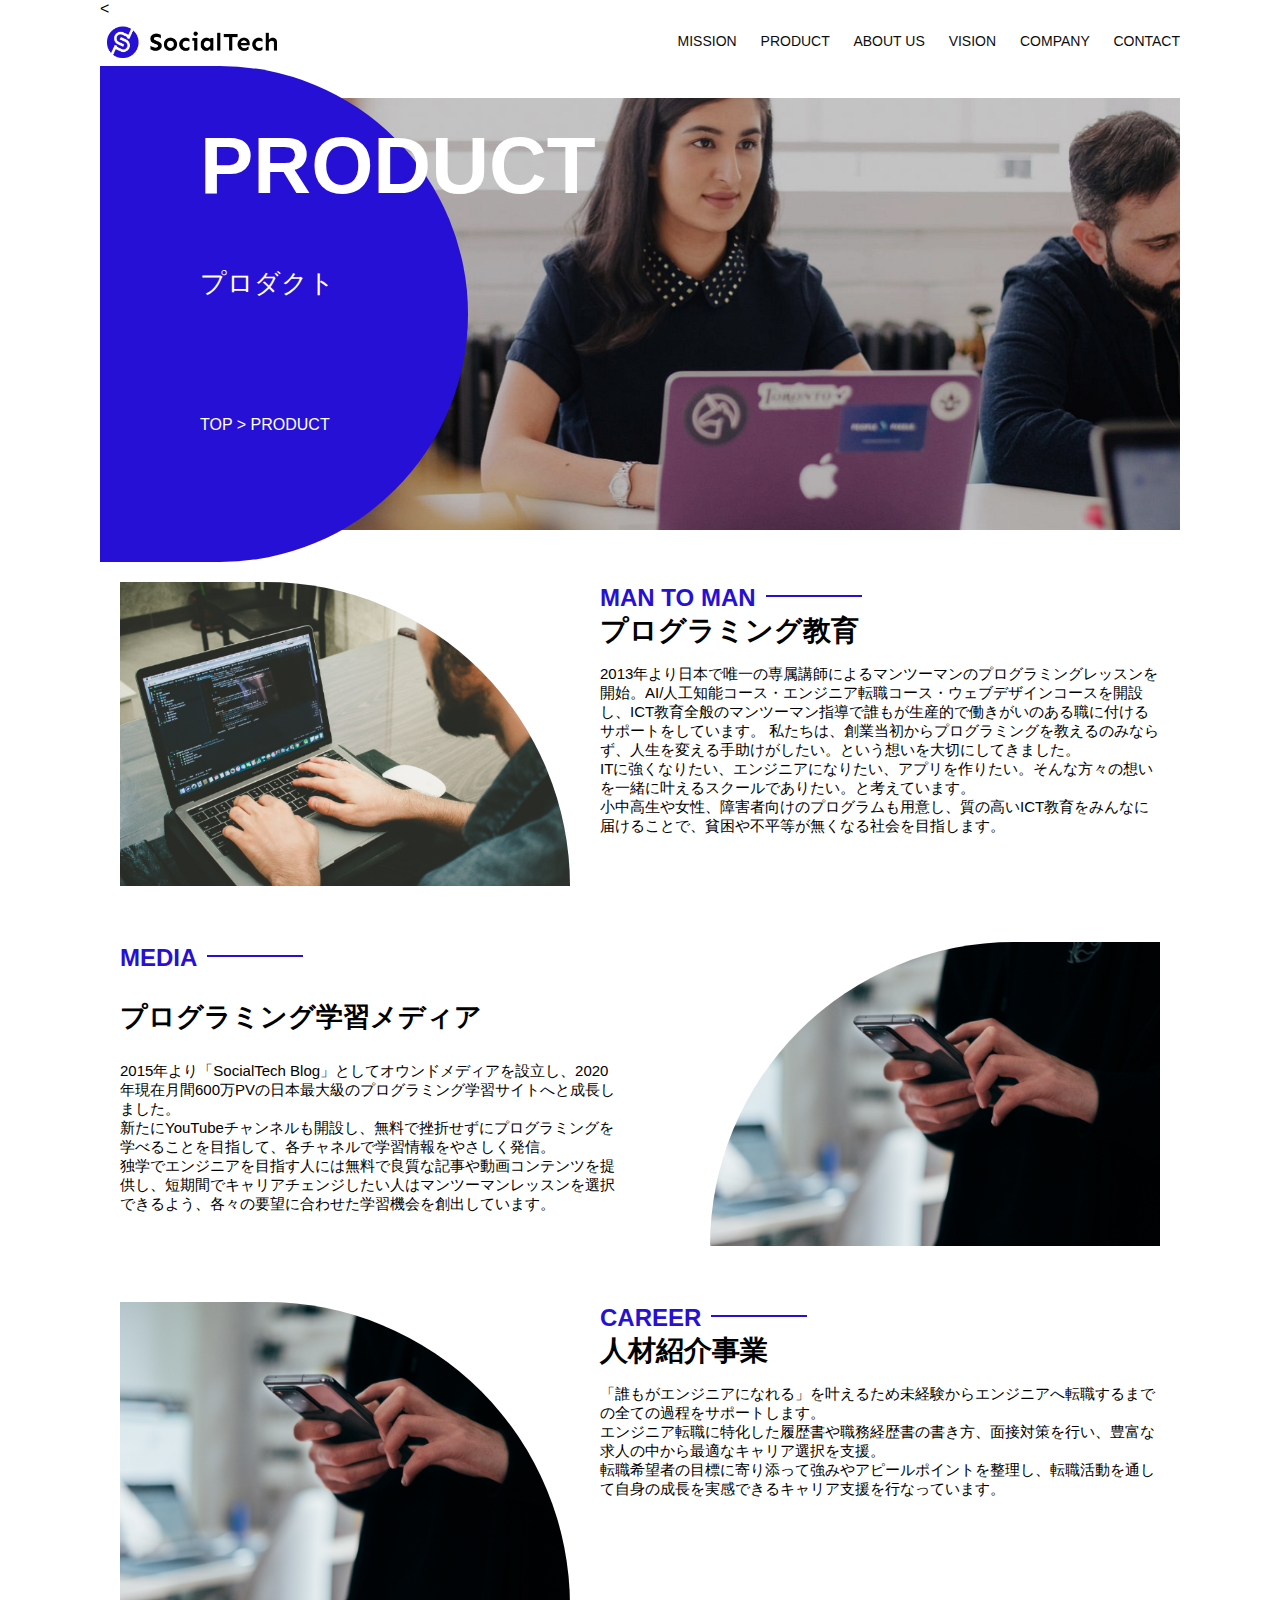
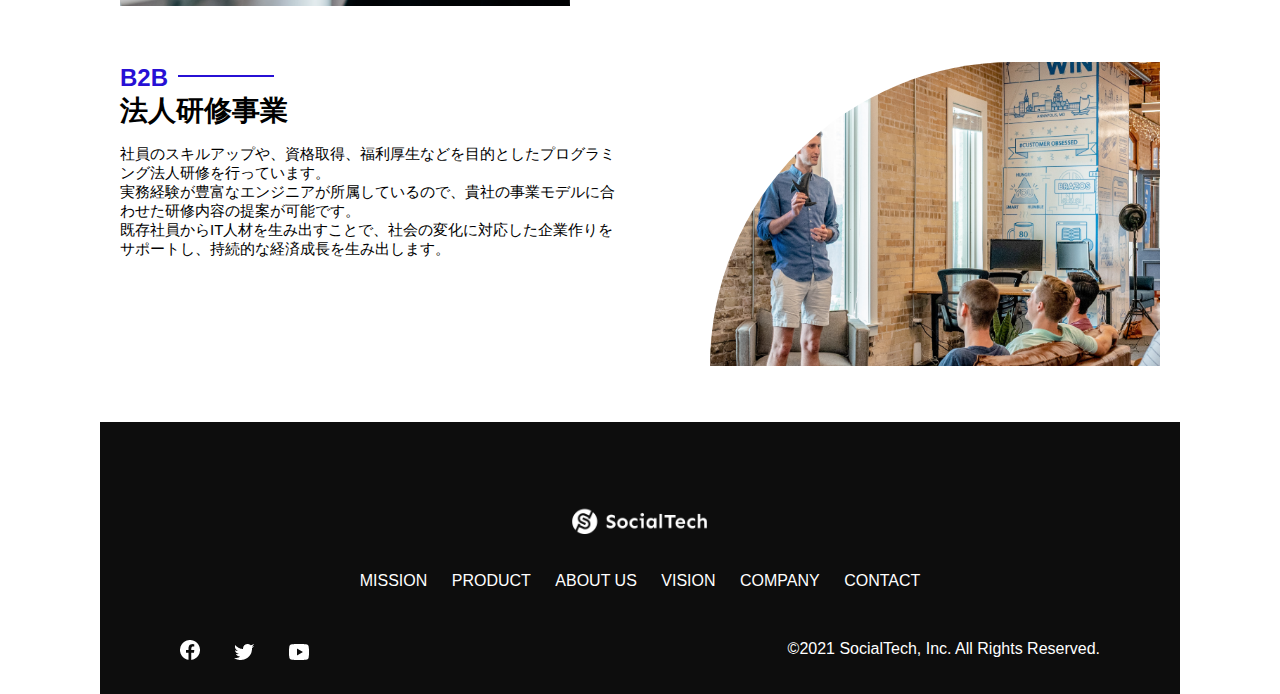
<file: kadai_tutorial_output/product.html>
<<!DOCTYPE html>
<html>
<head>
    <meta charset="UTF-8">
    <meta name="description" content="SocialTechの4つのプロダクトを紹介します">
    <meta name="viewport" content="width=device-width, initial-scale=1.0">
    <link rel="stylesheet" href="style.css">
    <title>SocialTech -PRODUCT プロダクト-</title>
</head>
<body>
<!-- ヘッダー -->
<header>
    <a href="index.html" id="logo"><img src="images/logo.png" alt="トップページに戻る"></a>

    <!-- PC用ナビゲーション -->
    <nav id="nav-pc">
        <a href="mission.html">MISSION</a>
        <a href="product.html">PRODUCT</a>
        <a href="index.html#aboutus">ABOUT US</a>
        <a href="index.html#vision">VISION</a>
        <a href="index.html#company">COMPANY</a>
        <a href="index.html#contact">CONTACT</a>
    </nav>

    <!-- スマホ用メニューボタン -->
    <img id="menu-sp" src="images/button-menu.png" alt="ナビゲーションを開く" onclick="document.getElementById('nav-sp').style.display = 'block'">

    <!-- スマホ用ナビゲーション -->
    <nav id="nav-sp">
        <img id="close" src="images/button-close.png" alt="ナビゲーションを閉じる" onclick="document.getElementById('nav-sp').style.display = 'none'">
        <a id="logo-sp" href="index.html" onclick="document.getElementById('nav-sp').style.display = 'none'"><img src="images/logo-sp.png" alt="トップページに戻る"></a>
        <a class="menu" href="mission.html" onclick="document.getElementById('nav-sp').style.display = 'none'">MISSION</a>
        <a class="menu" href="product.html" onclick="document.getElementById('nav-sp').style.display = 'none'">PRODUCT</a>
        <a class="menu" href="index.html#aboutus" onclick="document.getElementById('nav-sp').style.display = 'none'">ABOUT US</a>
        <a class="menu" href="index.html#vision" onclick="document.getElementById('nav-sp').style.display = 'none'">VISION</a>
        <a class="menu" href="index.html#company" onclick="document.getElementById('nav-sp').style.display = 'none'">COMPANY</a>
        <a class="menu" href="index.html#contact" onclick="document.getElementById('nav-sp').style.display = 'none'">CONTACT</a>
        <div id="sns">
            <a href="https://www.facebook.com/sejuku2013"><img src="images/button-facebook.png" alt="Facebookのリンク"></a>
            <a href="https://twitter.com/samuraijuku"><img src="images/button-twitter.png" alt="Twitterのリンク"></a>
            <a href="https://www.youtube.com/channel/UCCFOQO5aDK0xXam4cUQXT8g"><img src="images/button-youtube.png" alt="YouTubeのリンク"></a>
        </div>
    </nav>
</header>
<!-- メイン -->
<main>
    <article>
        <section id="product-main">
            <div id="product-title">
                <h1>PRODUCT</h1>
                <span>プロダクト</span>
                <div>TOP > PRODUCT</div>
            </div>
        </section>
        <section class="product-section1">
            <img src="images/product/product-mantoman.png" alt="PCでコードを書く男性">
            <div>
                <h2 class="product-h2">MAN TO MAN</h2>
                <h3 class="product-h3">プログラミング教育</h3>
                <p>
                    2013年より日本で唯一の専属講師によるマンツーマンのプログラミングレッスンを開始。AI/人工知能コース・エンジニア転職コース・ウェブデザインコースを開設し、ICT教育全般のマンツーマン指導で誰もが生産的で働きがいのある職に付けるサポートをしています。
                    私たちは、創業当初からプログラミングを教えるのみならず、人生を変える手助けがしたい。という想いを大切にしてきました。<br>ITに強くなりたい、エンジニアになりたい、アプリを作りたい。そんな方々の想いを一緒に叶えるスクールでありたい。と考えています。<br>小中高生や女性、障害者向けのプログラムも用意し、質の高いICT教育をみんなに届けることで、貧困や不平等が無くなる社会を目指します。
                </p>
            </div>
        </section>
        <section class="product-section2">
            <div>
                <h2 class="product-h2">MEDIA</h2>
                <h3>プログラミング学習メディア</h3>
                <p>
                    2015年より「SocialTech
                    Blog」としてオウンドメディアを設立し、2020年現在月間600万PVの日本最大級のプログラミング学習サイトへと成長しました。<br>新たにYouTubeチャンネルも開設し、無料で挫折せずにプログラミングを学べることを目指して、各チャネルで学習情報をやさしく発信。<br>独学でエンジニアを目指す人には無料で良質な記事や動画コンテンツを提供し、短期間でキャリアチェンジしたい人はマンツーマンレッスンを選択できるよう、各々の要望に合わせた学習機会を創出しています。
                </p>
            </div>
            <img src="images/product/product-media.png" alt="スマートフォンを操作する人">
        </section>
        <section class="product-section1">
            <img src="images/product/product-media.png" alt="笑顔で話し合う2人の男性">
            <div>
                <h2 class="product-h2">CAREER</h2>
                <h3 class="product-h3">人材紹介事業</h3>
                <p>
                    「誰もがエンジニアになれる」を叶えるため未経験からエンジニアへ転職するまでの全ての過程をサポートします。<br>エンジニア転職に特化した履歴書や職務経歴書の書き方、面接対策を行い、豊富な求人の中から最適なキャリア選択を支援。<br>転職希望者の目標に寄り添って強みやアピールポイントを整理し、転職活動を通して自身の成長を実感できるキャリア支援を行なっています。<br>
                </p>
            </div>
        </section>
        <section class="product-section2">
            <div>
                <h2 class="product-h2">B2B</h2>
                <h3 class="product-h3">法人研修事業</h3>
                <p>
                    社員のスキルアップや、資格取得、福利厚生などを目的としたプログラミング法人研修を行っています。<br>実務経験が豊富なエンジニアが所属しているので、貴社の事業モデルに合わせた研修内容の提案が可能です。<br>既存社員からIT人材を生み出すことで、社会の変化に対応した企業作りをサポートし、持続的な経済成長を生み出します。
                </p>
            </div>
            <img src="images/product/product-b2b.png" alt="公演中の男性とそれを聴く人々">
        </section>
    </article>
</main>
<!-- フッター -->
<footer>
    <div id="footer-logo">
        <img src="images/logo-sp.png" alt="SosialTech">
    </div>
    <div id="footer-link">
        <a href="mission.html">MISSION</a>
        <a href="product.html">PRODUCT</a>
        <a href="index.html#aboutus">ABOUT US</a>
        <a href="index.html#vision">VISION</a>
        <a href="index.html#company">COMPANY</a>
        <a href="index.html#contact">CONTACT</a>
    </div>
    <div id="sns-footer">
        <a href="https://www.facebook.com/sejuku2013"><img src="images/button-facebook.png" alt="Facebookのリンク"></a>
        <a href="https://twitter.com/samuraijuku"><img src="images/button-twitter.png" alt="Twitterのリンク"></a>
        <a href="https://www.youtube.com/channel/UCCFOQO5aDK0xXam4cUQXT8g"><img src="images/button-youtube.png" alt="YouTubeのリンク"></a>
    <span id="copyright">&copy;2021 SocialTech, Inc. All Rights Reserved.</span>
    </div>
</footer>
</file>
<file: kadai_013/style.css>
/* PC、スマホ共通スタイル */
body {
  font-family: "Source Sans Pro", "Hiragino Kaku Gothic ProN", Meiryo, Arial,
    sans-serif;
}

p {
  font-size: 15px;
}

#main-visual>img {
  width: 100%;
}

/*================
PC用のスタイル 
=================*/
@media screen and (min-width: 768px) {
  /* 横幅設定 */
  body {
    max-width: 1080px;
    min-width: 960px;
    margin: 0 auto 0 auto;
  }

  /* ヘッダー */
  header {
    display: flex;
    justify-content: space-between;
  }

  /* ナビゲーションのレイアウト */
  #nav-pc {
    text-align: right;
    font-size: 14px;
    padding-top: 15px;
  }

  /* ナビゲーションのリンクの装飾設定 */
  #nav-pc>a {
    text-decoration: none;
    margin-left: 20px;
  }

  #nav-pc>a:link {
    color: #0d0d0d;
  }

  #nav-pc>a:visited {
    color: #0d0d0d;
  }

  #nav-pc>a:hover {
    color: #0d0d0d;
    text-decoration: underline;
  }

  #nav-pc>a:active {
    color: #0d0d0d;
  }
  #menu-sp {
    display: none;
  }
  #nav-sp {
    display: none;
  }
}
/*================
スマホ用のスタイル 
=================*/
@media screen and (max-width: 767px) {
  body {
    min-width: 375px;
    margin: 0;
  }
  #nav-pc {
    display: none;
  }
  #menu-sp {
    float:right;
    padding: 0;
  }
  #nav-sp {
    background-color: #ce933e;
    position: absolute;
    left: 0;
    top: 0;
    height: 100%;
    width: 100%;
    display: none;
    z-index: 100;
  }
  #close {
    position: absolute;
    top: 20px;
    right: 20px;
  }
  #logo-sp {
    margin: 80px 0 30px 20px;
  }
  #nav-sp>a {
    display: block;
  }
  #nav-sp>a:link {
    color: #ffffff;
  }
  #nav-sp>a:visited {
    color: #ffffff;
  }
  #nav-sp>a:hover {
    color: #ffffff;
    text-decoration: underline;
  }
  #nav-sp>a:active {
    color: #ffffff;
  }
  #nav-sp>.menu {
    text-decoration: none;
    display: block;
    margin: 0 20px 0 20px;
    height: 44px;
    font-size: 16px;
    background-image: url("images/arrow.png");
    background-repeat: no-repeat;
    background-position: right top;
  }
}
</file>
<file: kadai_tutorial_output/style.css>
/* PC、スマホ共通スタイル */
body {
    font-family: "Source Sans Pro", "Hiragino Kaku Gothic ProN", Meiryo, Arial, sans-serif;
}

p {
    font-size: 15px;
}
.arrow-right {
    color: #2710d5;
}
#submit {
    margin-top: 50px;
}
/*================
　PC用のスタイル
 ================ */
@media screen and (min-width:768px) {
    /* 横幅設定 */
    body {
        max-width: 1080px;
        min-width: 960px;
        margin: 0 auto 0 auto;
    }

    /* ヘッダー */
    header {
        display: flex;
        justify-content: space-between;
    }

    /* ナビゲーションのレイアウト */
    #nav-pc {
        font-size: 14px;
        padding-top: 15px;
    }
    /* ナビゲーションのリンクの装飾設定 */
    #nav-pc > a {
        text-decoration: none;
        margin-left: 20px;
    }
    #nav-pc > a:link {
        color: #0d0d0d;
    }
    #nav-pc > a:visited {
        color: #0d0d0d;
    }
    #nav-pc > a:hover {
        color: #0d0d0d;
        text-decoration: underline;
    }
    #nav-pc > a:active {
        color: #0d0d0d;
    }
    /* スマホ用ナビを非表示 */
    #nav-sp,#menu-sp {
        display: none;
    }

    /* メインビジュアル */
    #main-visual {
        position: relative;
        height: 400px;
    }

    #main-message {
        position: absolute;
        top: 0;
        left: 0;
        background-color: #2710d5;
        color: #ffffff;
        border-radius: 0 0 476px 0;
        height: 100%;
        width: 100%;
        max-width: 620px;
        z-index: 11;
    }

    #main-message > h1 {
        font-size: 60px;
        font-weight: bold;
        margin: 100px 0 0 50px;
    }
    #main-message > p {
        font-size: 28px;
        margin: 0 0 0 50px;
    }
    #main-visual > img {
        max-width: 620px;
        border-radius: 476px 0 0 0;
        position: absolute;
        top: 0;
        right: 0;
        z-index: 10;
    }
    /* 見出し*/
    h2 {
        margin: 40px 0 0 0;
    }
    h2::after {
        content: url("images/line.png");
        margin-left: 10px;
    }
    h3 {
        font-size: 27px;
    }
    /* ミッション */
    #mission {
        margin: 80px auto 80px auto;
        width: 100%;
    }
    #mission-flex {
        width: 100%;
        display: flex;
    }
    #mission-flex > div {
        width: 50%;
        margin: 20px;
    }
    #mission-photo {
        width: 100%;
    }
    #s2dgs {
        margin-top: 50px;
        width: 100%;
    }
    /* プロダクト */
    #product {
        background-color: #fafafa;
        margin:  80px 0 80px 0;
        padding: 10px 40px 0px 40px;
    }
    /* 外枠 */
    #product > div {
        margin-top: 40px;
        display: flex;
    }
    /* 左のカラム */
    #product-left {
        width: 50%;
        margin-right: 20px;
    }
    /* 右のカラム */
    #product-right {
        width: 50%;
        margin-left: 20px;
        margin-top: 80px;
    }
    /* 画像＋説明の枠 */
    #product-left > div {
        position: relative;
        height: 480px;
        margin-right: 20px;
    }
    #product-right > div {
        position: relative;
        height: 480px;
        margin-left: 20px;
    }
    /* 画像 */
    .product-photo {
        width: 100%;
    }

    /* 説明文の枠 */
    .product-explain {
        background-color: #ffffff;
        position: absolute;
        left: 0;
        top: 280px;
        margin: 0 40px 0 40px;
        padding: 20px;
        box-shadow: 5px 5px 10px rgba(0,0,0,0.05);
    }

    /* 説明文の英語 */
    .product-explain > span {
        color: #2710d5;
        font-weight: bold;
        font-size: 16px;
        margin: 0px;
    }

    /* 説明文の見出し */
    .product-explain > h3 {
        font-size: 20px;
        margin: 5px 0 5px 0;
    }

    /* 説明文 */
    .product-explain > p {
        font-size: 14px;
        margin: 0;
    }

    /* 「もっとみる」ボタン */
    #product-more {
        margin: 0 auto -42px auto;
    }

    /* about us */
    #aboutus {
        margin: 80px auto 80px auto;
    }

    /* 3つの組織文化と画像を入れる枠 */
    #aboutus >div {
        display: flex;
    }

    /* 画像 */
    .culture-img {
        width: 100%;
        align-self: flex-start;
    }
    .culture-img2 {
        margin-top: 50px;
        width: 100%;
    }

    /* 3つの組織文化の表 */
    .culture-table {
        margin-right: 50px;
    }
    /* 番号 */
    .culture-num {
        font-size: 80px;
        color: #2710d5;
        margin: 0 20px 0 0;
    }
    /* 組織文化英語 */
    .culture-en {
        color: #2710d5;
        font-weight: bold;
        font-size: 24px;
        display: block;
    }
    /* 組織文化日本語 */
    .culture-jp {
        font-size: 28px;
        font-weight: bold;
    }
    /* 説明文 */
    .culture-description {
        margin: 0;
    }

    /* VISION */
    #vision {
        margin: 80px auto 80px auto;
    }
    /* セクション内の外枠 */
    #vision > div {
        width: 100%;
        display: flex;
        justify-content: space-between;
        flex-wrap: wrap;
    }
    /* 7つの行動指針の枠 */
    .vision-box {
        width: 300px;
        height: 300px;
        margin-bottom: 30px;
        position: relative;
    }

    .vision-box > img {
        width: 100%;
        height: auto;
        position: absolute;
        top: 0;
        left: 0;
        z-index: 30;
    }

    .vision-box > span {
        position: absolute;
        top: 0;
        left: 0;
        z-index: 31;
        margin-right: 20px;
    }
    .vision-box > span > h4::first-letter {
        font-size: 40px;
    }
    .vision-box > span > h4 {
        color: #2710d5;
        font-size: 19px;
        margin: 80px 0 0 0;
    }
    .vision-box > span > h5 {
        font-size: 20px;
        margin: 0 0 0 0;
    }
    .vision-box > span > p {
        margin: 10px 0 0 0;
    }

    /* 企業事例 */
    #cases {
        margin: 40px auto 40px auto;
        width: 100%;
    }
    #cases>ul {
        display: flex;
        list-style: none;
        justify-content: center;
    }
    #cases>ul>li {
        width: 30%;
        margin: 20px;
    }
    /* カード */
    .case-card {
        background-color: #ffffff;
        min-height: 400px;
        text-shadow: 5px 5px 15px rgb(0, 0, 0, 0.2);
    }
    .case-img {
        width: 100%;
    }
    .case-info {
        padding: 10px 20px 10px 20px;
    }
    .case-name {
        color: #2710d5;
        font-size: 19x;
    }
    .case-content {
        font-size: 14px;
    }
    /* 会社概要 */
    #company {
        margin: 80px auto 80px auto;
    }
    /* 表 */
    #company-table {
        width: 100%;
    }
    .tableheader {
        text-align: left;
        padding: 20px;
        border-bottom-color: #2710d5;
        border-bottom-width: 1px;
        border-bottom-style: solid;
        width: 100px;
    }
    .tableheader-first {
        text-align: left;
        padding: 20px;
        border-bottom-color: #2710d5;
        border-bottom-width: 1px;
        border-bottom-style: solid;
        border-top-color: #2710d5;
        border-top-width: 1px;
        border-top-style: solid;
        width: 100px;
    }
    .cell {
        padding: 30px;
        border-bottom-color: #ececec;
        border-bottom-width: 1px;
        border-bottom-style: solid;
    }
    .cell-first {
        padding: 30px;
        border-bottom-color: #ececec;
        border-bottom-width: 1px;
        border-bottom-style: solid;
        border-top-color: #ececec;
        border-top-width: 1px;
        border-top-style: solid;
    }
    #company > iframe {
        width: 100%;
        height: 368px;
        margin-top: 40px;
    }

    /* お問い合わせ */
    #contact {
        margin: 80px auto 80px auto;
    }
    /* 外枠 */
    #contact > form > div {
        display: flex;
        flex-direction: row;
        flex-wrap:wrap;
        padding-bottom: 30px;
    }
    /* 左列の見出し */
    .contact-heading {
        width: 240px;
        align-self: center;
    }
    /* 見出しのラベル */
    .contact-label {
        font-weight: bold;
    }
    /* 必須 */
    .contact-span {
        color: #ce2222;
        margin-left: 20px;
        font-weight: bold;
    }
    /* テキストボックス */
    .contact-textbox {
        border-top: 0px;
        border-left: 0px;
        border-right: 0px;
        border-bottom-width: 1px;
        border-bottom-color:#707070 ;
        border-bottom-style: solid;
        background-color: #fafafa;
        width: 400px;
        height: 56px;
    }
    /* お問い合わせ内容のテキストエリア */
    .contact-textarea {
        border-top: 0;
        border-left: 0;
        border-right: 0;
        border-bottom-width: 1px;
        border-bottom-color:#707070 ;
        border-bottom-style: solid;
        background-color: #fafafa;
        width: 400px;
        height: 200px;
    }
    /* 個人情報の取り扱い */
    details {
        width: 700px;
    }
    details > div {
        background-color: #fafafa;
        padding: 20px;
    }
    details > div > span {
        font-weight: bold;
    }
    /* フッター全体 */
    footer {
        background-color: #0d0d0d;
        text-align: center;
        padding: 80px 80px 30px 80px;
    }
    #footer-logo {
        margin-bottom: 30px;
    }
    #footer-link {
        margin-bottom: 50px;
    }
    #footer-link > a {
        text-decoration: none;
        margin:10px;
    }
    #footer-link > a:link {
        color: #ffffff;
    }
    #footer-link > a:visited {
        color: #ffffff;
    }
    #footer-link > a:hover {
        color: #ffffff;
        text-decoration: underline;
    }
    #footer-link > a:active {
        color: #ffffff;
    }
    #sns-footer {
        text-align: left;
        width: 100%;
    }
    #sns-footer > a {
        margin-right: 30px;
    }
    #copyright {
        color: #ffffff;
        float: right;
    }
    /* mission.html用スタイル */
   /* ミッションのメインビジュアル */
    #mission-main {
        height: 496px;
        width: 100%;
        background-image: url("images/mission/mission-main.png");
        background-repeat: no-repeat;
        background-position-y: center;
    }
    #mission-title {
        background-color: #2710d5;
        width: 368px;
        color: #ffffff;
        height: 496px;
        border-radius: 0 248px 248px 0;
        position: relative;
    }
    #mission-title>h1 {
        position: absolute;
        top: 0;
        left: 100px;
        font-size: 80px;
    }
    #mission-title>span {
        position: absolute;
        top: 200px;
        left: 100px;
        font-size: 26px;
    }
    #mission-title>div {
        position: absolute;
        top: 350px;
        left: 100px;
        font-size: 16px;
    }
    #mission-s2dgs {
        width: 100%;
        margin: 20px;
    }
    .mission-h2 {
        color: #2710d5;
        font-size: 40px;
    }
    .mission-h2::after {
        content: none;
    }
    #mission-5goals {
        margin: 20px;
        display: flex;
    }
    #mission-5goals>div {
        flex-grow: 1;
        padding: 20px;
    }
    #mission-5goals>div>div {
        margin-bottom: 40px;
    }
    .fivegoals-image-right {
        float: right;
        margin: 20px;
    }
    .fivegoals-image-left {
        float: left;
        margin: 20px;
    }
    .fivegoals-number {
        color: #2710d5;
        font-size: 48px;
        margin: 0;
    }
    .fivegoals-h3 {
        font-size: 28px;
        margin: 0;
    }
    .fivegoals-p {
        margin: 0;
    }

    /* プロダクト */
    #product-main {
        height: 496px;
        width: 100%;
        background-image: url("images/product/product-main.png");
        background-repeat: no-repeat;
        background-position-y: center;
    }
    #product-title {
        background-color: #2710d5;
        width: 368px;
        color: #ffffff;
        height: 496px;
        border-radius: 0 248px 248px 0;
        position: relative;
    }
    #product-title>h1 {
        position: absolute;
        top: 0;
        left: 100px;
        font-size: 80px;
    }
    #product-title>span {
        position: absolute;
        top: 200px;
        left: 100px;
        font-size: 26px;
    }
    #product-title>div {
        position: absolute;
        top: 350px;
        left: 100px;
        font-size: 16px;
    }

    /* セクション1 */
    .product-section1 {
        position: relative;
        margin: 20px;
        height: 340px;
    }
    .product-section1>img {
        position: absolute;
        top: 0;
        left: 0;
        width: 450px;
        margin: 0 40px 30px 0;
        border-radius: 0 432px 0 0;
    }
    .product-section1>div {
        position: absolute;
        top: 0;
        left: 480px;
    }

    /* セクション2 */
    .product-section2 {
        position: relative;
        margin: 20px;
        height: 340px;
    }
    .product-section2>img {
        position: absolute;
        top: 0;
        right: 0;
        width: 450px;
        margin: 0 0 30px 40px;
        border-radius: 432px 0 0 0;
    }
    .product-section2>div {
        width: 500px;
        position: absolute;
        top: 0;
        left: 0;
    }
    .product-h2 {
        color: #2710d5;
        font-size: 24px;
        margin: 0;
    }
    .product-h3 {
        font-size: 28px;
        margin: 0;
    }
}
/*====================
スマートフォン用のスタイル
=====================*/
@media screen and (max-width: 767px) {
    body {
        min-width: 375px;
        margin: 0;
    }
    /* PC用ナビゲーション非表示 */
    #nav-pc {
        display: none;
    }
    /* ハンバーガーメニュー */
    #menu-sp {
        float: right;
        padding: 0;
    }
    /* スマホ用ナビゲーションの表示切替 */
    /* 初期状態、レイアウトと非表示設定 */
    #nav-sp {
        background-color: #2710d5;
        position: absolute;
        top: 0;
        left: 0;
        width: 100%;
        height: 100%;
        display: none;
        z-index: 100;
    }
    /* 閉じるボタン */
    #close {
        position: absolute;
        top: 20px;
        right: 20px;
    }
   /* ナビゲーションメニュー用ロゴ */
    #logo-sp {
        margin: 80px 0 30px 20px;
    }
    /* ナビゲーションのリンクの装飾設定 */
    #nav-sp>a {
        display: block;
    }
    #nav-sp>a:link {
        color: #ffffff;
    }
    #nav-sp>a:visited {
        color: #ffffff;
    }
    #nav-sp>a:hover {
        color: #ffffff;
        text-decoration: underline;
    }
    #nav-sp>a:active {
        color: #ffffff;
    }
    #nav-sp>.menu {
        text-decoration: none;
        display: block;
        margin: 0 20px 0 20px;
        height: 44px;
        font-size: 16px;
        background-image: url("images/arrow.png");
        background-repeat:no-repeat;
        background-position: right top;
    }
    #sns {
        position: absolute;
        bottom: 20px;
        left: 20px;
    }
    #sns>a {
        margin-right: 30px;
    }
    /* メインビジュアル */
    #main-visual {
        position: relative;
        height: 470px;
        width: 100%;
        overflow: hidden;
    }
    #main-visual>div {
        position: absolute;
        top: 0;
        left: 0;
        background-color: #2710d5;
        color: white;
        border-radius: 0 0 476px 0;
        text-align: center;
        height: 280px;
        width: 100%;
        z-index: 11;
    }
    #main-visual>div>h1 {
        font-size: 28px;
        margin: 90px 0 0 0;
    }
    #main-visual>div>p {
        margin: 0;
    }
    #main-visual>img {
        width: 100%;
        border-radius: 476px 0 0 0;
        z-index: 10;
        position: absolute;
        bottom: 0;
        right: 0;
    }
    /* 見出し */
    h2::after {
        content: url("images/line.png");
        margin-left: 10px;
    }
    h3 {
        font-size: 24px;
        margin: 10px 0 0 0;
    }
    /* ミッション */
    #mission {
        margin: 20px;
    }
    #mission-photo,#s2dgs {
        width: 100%;
    }
    /* プロダクト */
    #product {
        background-color: #fafafa;
        padding: 10px 0 0 0;
    }
    #product h2 {
        margin-left: 20px;
    }
    /* 外枠 */
    /* 左右のカラム　スマホでは縦並び */
    #product-left,#product-right {
        margin-right: 20px;
        margin-left: 20px;
    }
    /* 画像+説明の枠 */
    #product-left>div,#product-right>div {
        position: relative;
        height: 540px;
    }
    /* 説明文の枠 */
    .product-explain {
        background-color: #ffffff;
        position: absolute;
        left: 0;
        bottom: 50px;
        padding: 20px;
        box-shadow: 5px 5px 10px rgba(0, 0, 0, 0.05);
    }
    .product-explain>span {
        color: #2710d5;
        font-weight: bold;
        font-size: 16px;
        margin: 0;
    }
    .product-explain>h3 {
        margin: 10px 0 10px 0;
    }
    /* 画像 */
    .product-photo {
        width: 100%;
    }
    /* もっとみるボタン */
    #product-more>img {
        margin: 0 0 -42px 20px;
    }
    /* ABOUT US */
    #aboutus {
        margin: 80px 20px 80px 20px;
    }
    #aboutus>div {
        display: flex;
        flex-direction: column;
    }
    .culture-table {
        width: 100%;
        padding-right: 20px;
        order: 2;
    }
    .culture-img {
        width: 100%;
        order: 1;
    }
    .culture-img2 {
        width: 100%;
    }
    .culture-num {
        font-size: 80px;
        color: #2710d5;
    }
    .culture-en {
        color: #2710d5;
        font-weight: bold;
        font-size: 24px;
        display: block;
    }
    .culture-jp {
        display: block;
    }
    .culture-description {
        margin: 0;
    }

    /* ビジョン */
    #vision {
        margin: 80px 20px 80px 20px;
    }
    .vision-box {
        width: 300px;
        height: 300px;
        margin-bottom: 30px;
        position: relative;
    }
    .vision-box>img {
        width: 100%;
        height: auto;
        position: absolute;
        top: 0;
        left: 0;
        z-index: 30;
    }
    .vision-box>span {
        position: absolute;
        top: 0;
        left: 0;
        z-index: 31;
        margin-right: 20px;
    }
    .vision-box>span>h4 {
        color: #2710d5;
        font-size: 19px;
        margin: 60px 0 0 0;
    }
    .vision-box>span>h5 {
        font-size: 20px;
        margin: 0 0 0 0;
    }
    .vision-box>span>p {
        margin: 10px 0 0 0;
    }

    /* 会社概要 */
    #company {
        margin: 0 20px 0 20px;
    }
    #company>h3 {
        margin-bottom: 20px;
    }
    #company>table {
        width: 100%;
    }
    .tableheader-first{
        text-align: left;
        padding: 20px;
        border-bottom-color: #2710d5;
        border-bottom-width: 1px;
        border-bottom-style: solid;
        border-top-color: #2710d5;
        border-top-width: 1px;
        border-top-style: solid;
        width: 50px;
    }
    .tableheader {
        text-align: left;
        padding: 20px;
        border-bottom-color: #2710d5;
        border-bottom-width: 1px;
        border-bottom-style: solid;
        width: 50px;
    }
    .cell {
        padding: 20px;
        border-bottom-color: #ececec;
        border-bottom-width: 1px;
        border-bottom-style: solid;
    }
    .cell-first {
        padding: 20px;
        border-bottom-color: #ececec;
        border-bottom-width: 1px;
        border-bottom-style: solid;
        border-top-color: #ececec;
        border-top-width: 1px;
        border-top-style: solid;
    }
    #company>iframe {
        width: 100%;
        height: 240px;
        margin: 40px 0 0 0;
    }

    /* お問い合わせ */
    #contact {
        margin: 80px 20px 80px 20px;
    }
    #contact>h3 {
        margin-bottom: 20px;
    }
    #contact>form>div {
        margin-bottom: 20px;
    }
    .contact-heading {
        margin-bottom: 20px;
    }
    /* ラベル */
    .contact-label {
        font-weight: bold;
    }
    /* 必須 */
    .contact-span {
        color: #ce2222;
        margin: 0 0 0 20px;
        font-weight: bold;
    }
    .contact-textbox {
        height: 56px;
        border-top: 0;
        border-left: 0;
        border-right: 0;
        background-color: #fafafa;
        border-bottom-color: #707070;
        border-bottom-width: 1px;
        border-bottom-style: solid;
        min-width: 300px;
        width: 100%;
    }
    .contact-textarea {
        height: 150px;
        border-top: 0;
        border-left: 0;
        border-right: 0;
        background-color: #fafafa;
        width: 100%;
    }
    .radiobutton {
        margin-bottom: 20px;
    }
    .radiobutton+label::after {
        content: "\A";
        white-space: pre;
    }

    /* フッター */
    footer {
        background-color: #0d0d0d;
        padding: 30px 20px 50px 20px;
    }
    #footer-logo {
        margin-bottom: 30px;
    }

    #footer-link {
        margin-bottom: 50px;
    }
    #footer-link > a {
        text-decoration: none;
        margin:0 20px 30px 0;
        display: block;
        background-image: url("images/arrow.png");
        background-repeat: no-repeat;
        background-position: right top;
    }
    #footer-link > a:link {
        color: #ffffff;
    }
    #footer-link > a:visited {
        color: #ffffff;
    }
    #footer-link > a:hover {
        color: #ffffff;
        text-decoration: underline;
    }
    #footer-link > a:active {
        color: #ffffff;
    }
    #sns-footer > a {
        margin-right: 30px;
    }
    #copyright {
        font-size: 12px;
        display: block;
        margin-top: 30px;
        color: #ffffff;
    }
    /* mission.html用スタイル */
   /* ミッションのメインビジュアル */
    #mission-main {
        height: 256px;
        width: 100%;
        background-image: url("images/mission/mission-main.png");
        background-repeat: no-repeat;
        background-position-y: center;
        background-size: auto 208px;
    }
    #mission-title {
        background-color: #2710d5;
        width: 136px;
        color: #ffffff;
        height: 256px;
        border-radius: 0 248px 248px 0;
        position: relative;
    }
    #mission-title>h1 {
        position: absolute;
        top: 0;
        left: 20px;
        font-size: 40px;
    }
    #mission-title>span {
        position: absolute;
        top: 110px;
        left: 20px;
        font-size: 18px;
    }
    #mission-title>div {
        position: absolute;
        top: 180px;
        left: 20px;
        font-size: 13px;
    }
    /* ミッションページ S2DGSの設定 */
    #mission-s2dgs {
        margin: 20px;
    }
    .mission-h2 {
        color: #2710d5;
        font-size: 38px;
        margin: 0px;
    }
    .mission-h2::after {
        content: none;
    }
    #mission-s2dgs>img {
        width: 100%;
    }
    /* ミッションページ　5Goalsの設定 */
    #mission-5goals {
        margin: 20px;
    }
    #mission-5goals>div>div {
        margin-bottom: 40px;
    }
    #s2dgs-image {
        width: 100%;
    }
    .fivegoals-image-right {
        margin: 20px auto 20px auto;
        display: block;
    }
    .fivegoals-image-left {
        margin: 20px auto 20px auto;
        display: block;
    }
    .fivegoals-number {
        color: #2710d5;
        font-size: 48px;
        margin: 0;
    }
    .fivegoals-h3 {
        font-size: 28px;
        margin: 0;
    }
    .fivegoals-p {
        margin: 0;
    }

        /* プロダクト */
        #product-main {
            height: 256px;
            width: 100%;
            background-image: url("images/product/product-main.png");
            background-repeat: no-repeat;
            background-position-y: center;
            background-size: auto 208px;
        }
        #product-title {
            background-color: #2710d5;
            width: 136px;
            color: #ffffff;
            height: 256px;
            border-radius: 0 248px 248px 0;
            position: relative;
        }
        #product-title>h1 {
            position: absolute;
            top: 0;
            left: 20px;
            font-size: 40px;
        }
        #product-title>span {
            position: absolute;
            top: 110px;
            left: 20px;
            font-size: 18px;
        }
        #product-title>div {
            position: absolute;
            top: 180px;
            left: 20px;
            font-size: 13px;
        }

        /* セクション1 */
        .product-section1 {
            margin: 20px;
        }
        .product-section1>img {
            width: 100%;
            border-radius: 0 300px 0 0;
        }

        /* セクション2 */
        .product-section2 {
            margin: 20px;
            display: flex;
            flex-direction: column;
        }
        .product-section2>img {
            order: 1;
            width: 100%;
            border-radius: 300px 0 0 0;
        }
        .product-section2>div {
            order: 2;
        }
        .product-h2 {
            color: #2710d5;
            font-size: 24px;
            margin: 0;
        }
        .product-h3 {
            font-size: 28px;
            margin: 0;
        }
}
</file>
